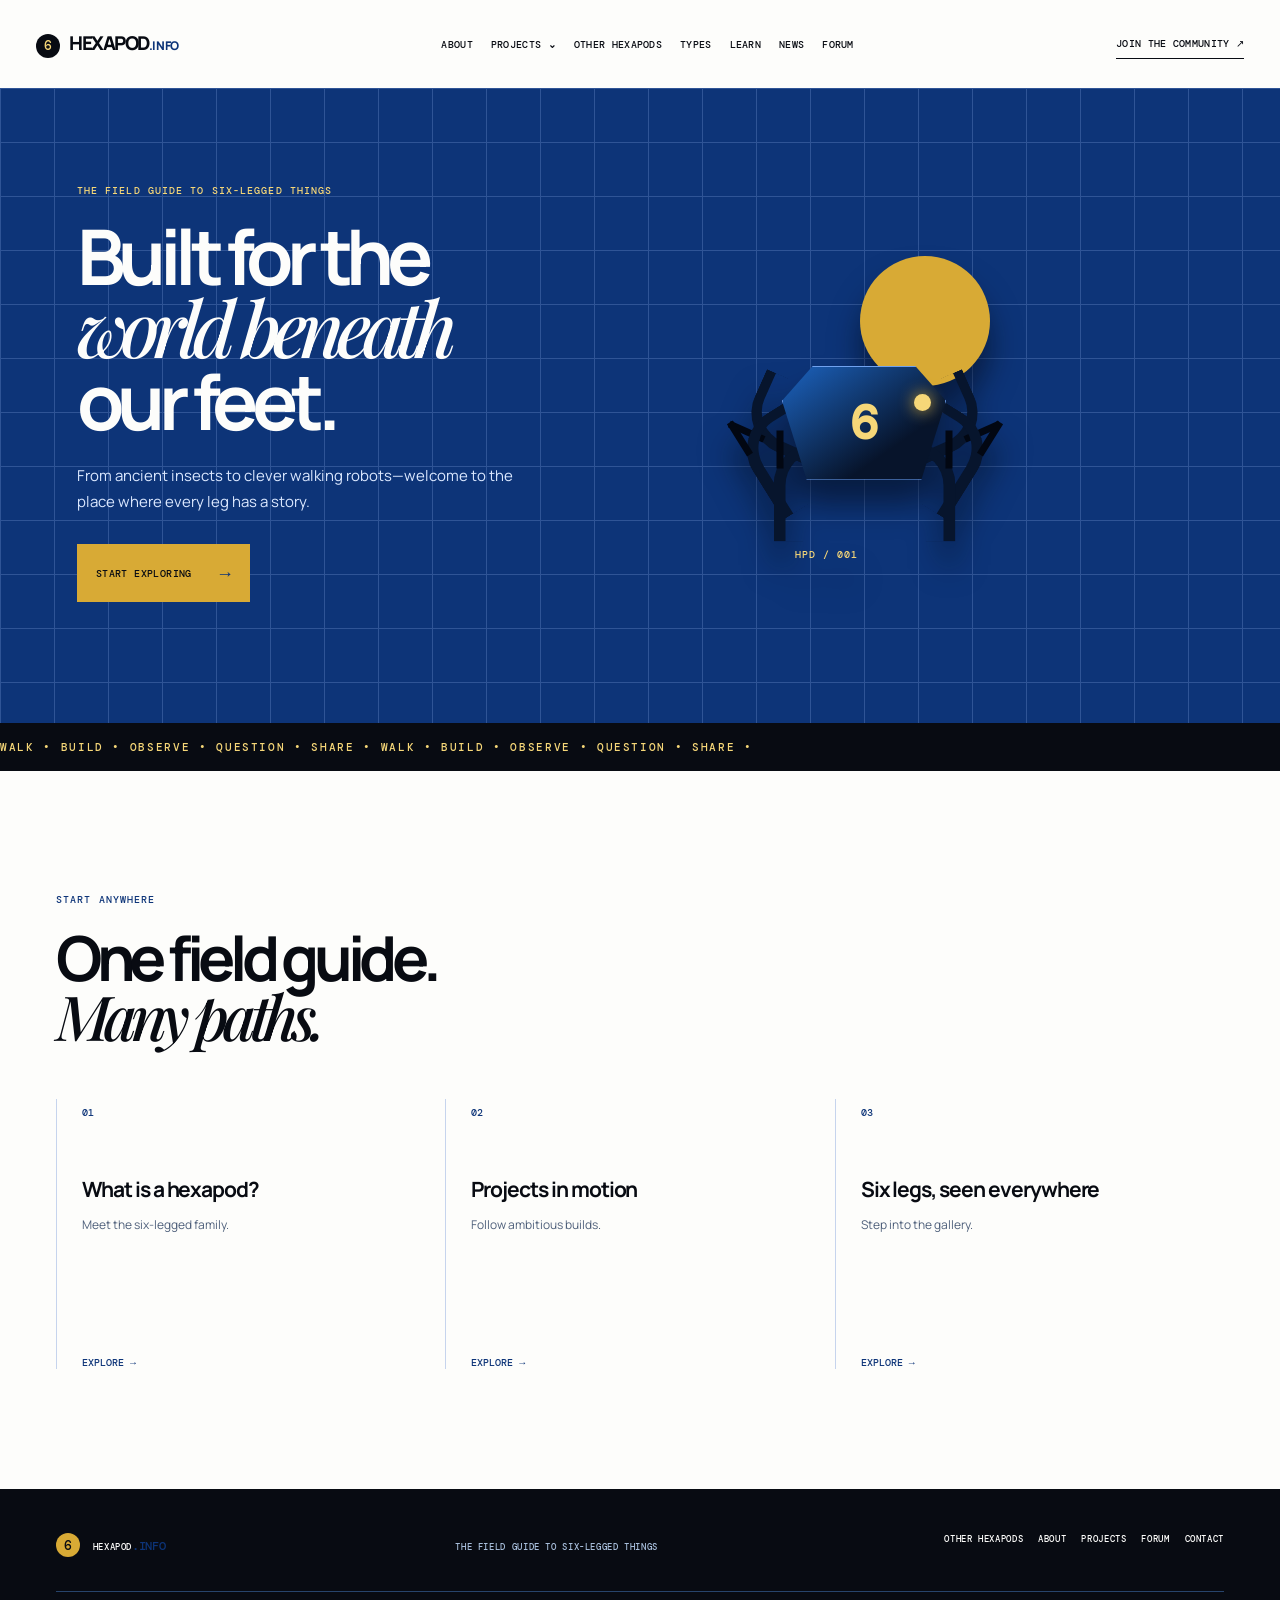
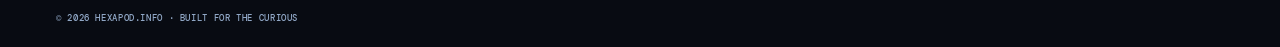
<file: index.html>
<!doctype html><html lang="en"><head><meta charset="utf-8"><meta name="viewport" content="width=device-width,initial-scale=1"><meta name="description" content="A field guide to living and robotic hexapods."><title>Hexapod.info — Home</title><link rel="preconnect" href="https://fonts.googleapis.com"><link rel="preconnect" href="https://fonts.gstatic.com" crossorigin><link href="https://fonts.googleapis.com/css2?family=DM+Mono:wght@400;500&family=Manrope:wght@400;500;600;700;800&family=Playfair+Display:ital,wght@0,500;1,500&display=swap" rel="stylesheet"><link rel="stylesheet" href="styles.css"></head><body>
<header class="site-header"><a class="brand" href="index.html"><span>6</span> HEXAPOD<span class="dot">.INFO</span></a><nav><a href="about.html">About</a><div class="dropdown"><button>Projects <b>⌄</b></button><div class="drop-content"><a href="project-scout.html">Scout walker</a><a href="project-horizon.html">Horizon research</a><a href="project-hexakit.html">HexaKit build</a></div></div><a href="other-hexapods.html">Other hexapods</a><a href="types.html">Types</a><a href="learn.html">Learn</a><a href="news.html">News</a><a href="forum.html">Forum</a></nav><a class="directory-shortcut" href="other-hexapods.html">Other hexapods</a><a class="contribute" href="forum.html">Join the community ↗</a></header>
<main><section class="home-hero"><div class="hero-copy"><p class="kicker">THE FIELD GUIDE TO SIX-LEGGED THINGS</p><h1>Built for the<br><i>world beneath</i><br>our feet.</h1><p>From ancient insects to clever walking robots—welcome to the place where every leg has a story.</p><a class="button" href="learn.html">Start exploring <span>→</span></a></div><div class="hero-art"><div class="sun"></div><div class="hex-body">6</div><i class="leg a"></i><i class="leg b"></i><i class="leg c"></i><i class="leg d"></i><i class="leg e"></i><i class="leg f"></i><span class="eye"></span><small>HPD / 001</small></div></section><section class="marquee">WALK • BUILD • OBSERVE • QUESTION • SHARE • WALK • BUILD • OBSERVE • QUESTION • SHARE •</section>
<section class="wrap page-intro"><p class="kicker">START ANYWHERE</p><h2>One field guide.<br><i>Many paths.</i></h2><div class="feature-grid"><a href="about.html"><b>01</b><h3>What is a hexapod?</h3><p>Meet the six-legged family.</p><span>Explore →</span></a><a href="projects.html"><b>02</b><h3>Projects in motion</h3><p>Follow ambitious builds.</p><span>Explore →</span></a><a href="gallery.html"><b>03</b><h3>Six legs, seen everywhere</h3><p>Step into the gallery.</p><span>Explore →</span></a></div></section></main>
<footer><div class="wrap foot"><a class="brand" href="index.html"><span>6</span> HEXAPOD<span class="dot">.INFO</span></a><p>THE FIELD GUIDE TO SIX-LEGGED THINGS</p><div><a href="other-hexapods.html">Other hexapods</a><a href="about.html">About</a><a href="projects.html">Projects</a><a href="forum.html">Forum</a><a href="mailto:hello@hexapod.info">Contact</a></div><small>© 2026 HEXAPOD.INFO · BUILT FOR THE CURIOUS</small></div></footer></body></html>
</file>
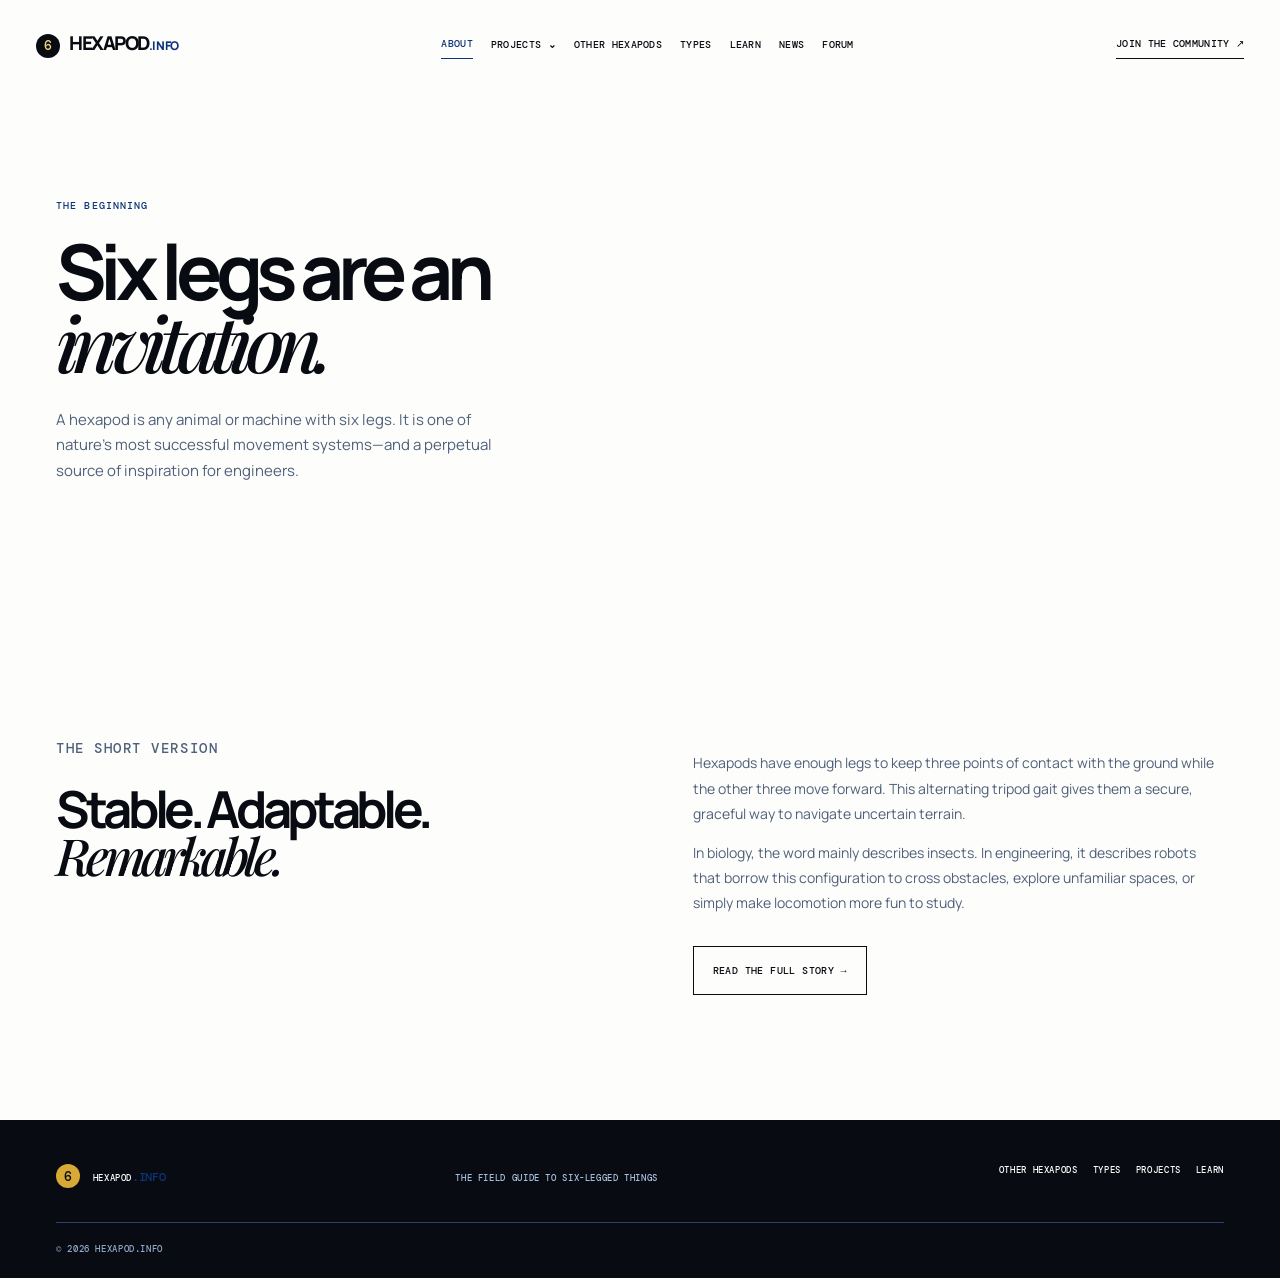
<file: about.html>
<!doctype html><html lang="en"><head><meta charset="utf-8"><meta name="viewport" content="width=device-width,initial-scale=1"><title>About Hexapods — Hexapod.info</title><link rel="preconnect" href="https://fonts.googleapis.com"><link rel="preconnect" href="https://fonts.gstatic.com" crossorigin><link href="https://fonts.googleapis.com/css2?family=DM+Mono:wght@400;500&family=Manrope:wght@400;500;600;700;800&family=Playfair+Display:ital,wght@0,500;1,500&display=swap" rel="stylesheet"><link rel="stylesheet" href="styles.css"></head><body>
<header class="site-header"><a class="brand" href="index.html"><span>6</span> HEXAPOD<span class="dot">.INFO</span></a><nav><a class="active" href="about.html">About</a><div class="dropdown"><button>Projects <b>⌄</b></button><div class="drop-content"><a href="project-scout.html">Scout walker</a><a href="project-horizon.html">Horizon research</a><a href="project-hexakit.html">HexaKit build</a></div></div><a href="other-hexapods.html">Other hexapods</a><a href="types.html">Types</a><a href="learn.html">Learn</a><a href="news.html">News</a><a href="forum.html">Forum</a></nav><a class="directory-shortcut" href="other-hexapods.html">Other hexapods</a><a class="contribute" href="forum.html">Join the community ↗</a></header>
<main class="wrap"><section class="page-hero"><p class="kicker">THE BEGINNING</p><h1>Six legs are an<br><i>invitation.</i></h1><p class="lead">A hexapod is any animal or machine with six legs. It is one of nature’s most successful movement systems—and a perpetual source of inspiration for engineers.</p></section><section class="reading"><div><p class="kicker">THE SHORT VERSION</p><h2>Stable. Adaptable.<br><i>Remarkable.</i></h2></div><div><p>Hexapods have enough legs to keep three points of contact with the ground while the other three move forward. This alternating tripod gait gives them a secure, graceful way to navigate uncertain terrain.</p><p>In biology, the word mainly describes insects. In engineering, it describes robots that borrow this configuration to cross obstacles, explore unfamiliar spaces, or simply make locomotion more fun to study.</p><a class="button outline" href="story.html">Read the full story →</a></div></section></main><footer><div class="wrap foot"><a class="brand" href="index.html"><span>6</span> HEXAPOD<span class="dot">.INFO</span></a><p>THE FIELD GUIDE TO SIX-LEGGED THINGS</p><div><a href="other-hexapods.html">Other hexapods</a><a href="types.html">Types</a><a href="projects.html">Projects</a><a href="learn.html">Learn</a></div><small>© 2026 HEXAPOD.INFO</small></div></footer></body></html>
</file>
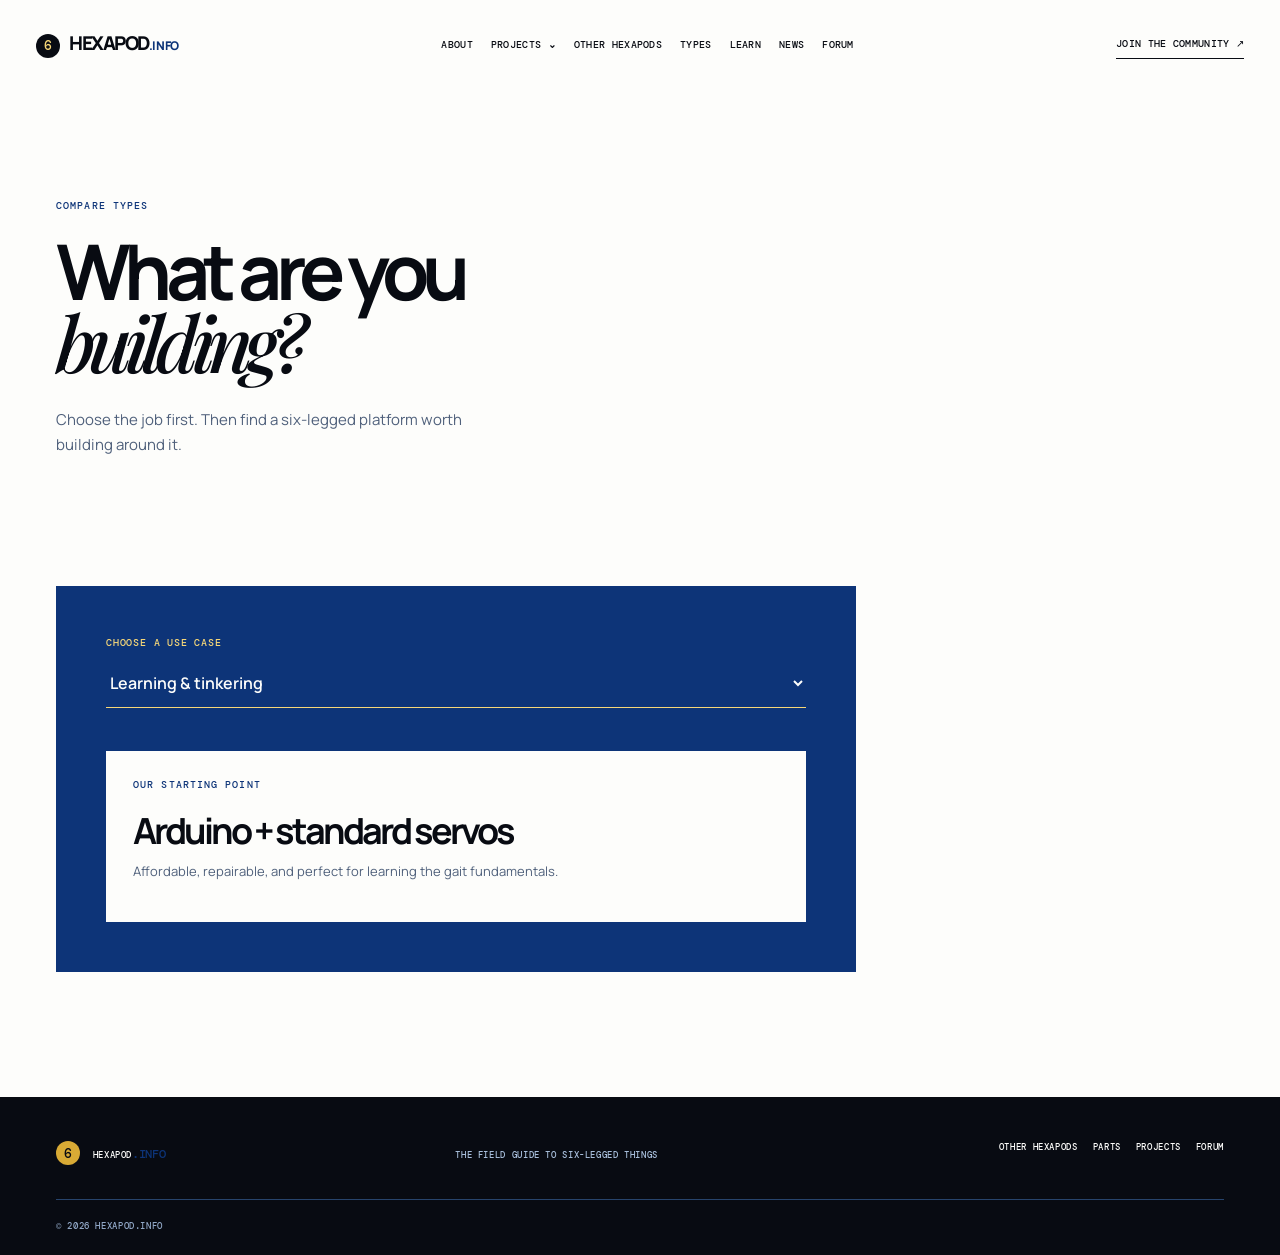
<file: compare.html>
<!doctype html><html lang="en"><head><meta charset="utf-8"><meta name="viewport" content="width=device-width,initial-scale=1"><title>Compare Hexapod Types — Hexapod.info</title><link rel="preconnect" href="https://fonts.googleapis.com"><link rel="preconnect" href="https://fonts.gstatic.com" crossorigin><link href="https://fonts.googleapis.com/css2?family=DM+Mono:wght@400;500&family=Manrope:wght@400;500;600;700;800&family=Playfair+Display:ital,wght@0,500;1,500&display=swap" rel="stylesheet"><link rel="stylesheet" href="styles.css"></head><body><header class="site-header"><a class="brand" href="index.html"><span>6</span> HEXAPOD<span class="dot">.INFO</span></a><nav><a href="about.html">About</a><div class="dropdown"><button>Projects <b>⌄</b></button><div class="drop-content"><a href="project-scout.html">Scout walker</a><a href="project-horizon.html">Horizon research</a><a href="project-hexakit.html">HexaKit build</a></div></div><a href="other-hexapods.html">Other hexapods</a><a href="types.html">Types</a><a href="learn.html">Learn</a><a href="news.html">News</a><a href="forum.html">Forum</a></nav><a class="directory-shortcut" href="other-hexapods.html">Other hexapods</a><a class="contribute" href="forum.html">Join the community ↗</a></header><main class="wrap"><section class="page-hero"><p class="kicker">COMPARE TYPES</p><h1>What are you<br><i>building?</i></h1><p class="lead">Choose the job first. Then find a six-legged platform worth building around it.</p></section><section class="comparison"><label>Choose a use case<select id="useCase"><option value="learning">Learning &amp; tinkering</option><option value="research">Research &amp; autonomy</option><option value="field">Outdoor exploration</option></select></label><div class="result"><p class="kicker">OUR STARTING POINT</p><h2 id="recommendation">Arduino + standard servos</h2><p id="recText">Affordable, repairable, and perfect for learning the gait fundamentals.</p></div></section></main><footer><div class="wrap foot"><a class="brand" href="index.html"><span>6</span> HEXAPOD<span class="dot">.INFO</span></a><p>THE FIELD GUIDE TO SIX-LEGGED THINGS</p><div><a href="other-hexapods.html">Other hexapods</a><a href="parts.html">Parts</a><a href="projects.html">Projects</a><a href="forum.html">Forum</a></div><small>© 2026 HEXAPOD.INFO</small></div></footer><script src="app.js"></script></body></html>
</file>
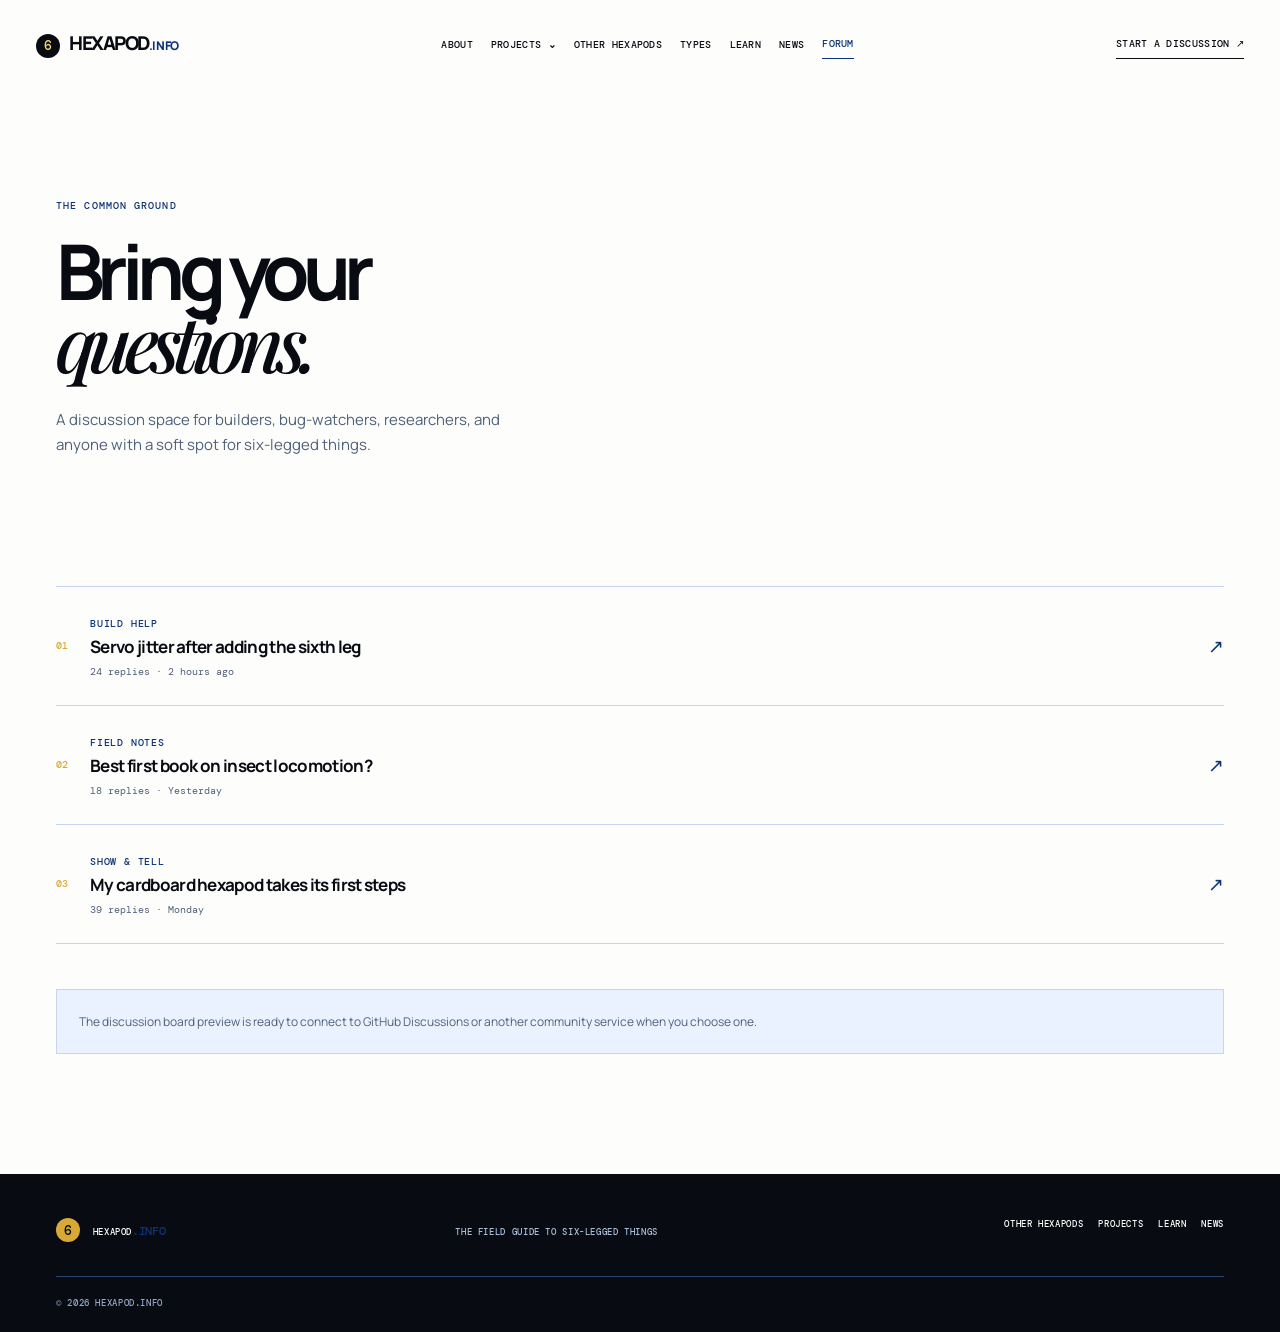
<file: forum.html>
<!doctype html><html lang="en"><head><meta charset="utf-8"><meta name="viewport" content="width=device-width,initial-scale=1"><title>Discussion Board — Hexapod.info</title><link rel="preconnect" href="https://fonts.googleapis.com"><link rel="preconnect" href="https://fonts.gstatic.com" crossorigin><link href="https://fonts.googleapis.com/css2?family=DM+Mono:wght@400;500&family=Manrope:wght@400;500;600;700;800&family=Playfair+Display:ital,wght@0,500;1,500&display=swap" rel="stylesheet"><link rel="stylesheet" href="styles.css"></head><body><header class="site-header"><a class="brand" href="index.html"><span>6</span> HEXAPOD<span class="dot">.INFO</span></a><nav><a href="about.html">About</a><div class="dropdown"><button>Projects <b>⌄</b></button><div class="drop-content"><a href="project-scout.html">Scout walker</a><a href="project-horizon.html">Horizon research</a><a href="project-hexakit.html">HexaKit build</a></div></div><a href="other-hexapods.html">Other hexapods</a><a href="types.html">Types</a><a href="learn.html">Learn</a><a href="news.html">News</a><a class="active" href="forum.html">Forum</a></nav><a class="directory-shortcut" href="other-hexapods.html">Other hexapods</a><a class="contribute" href="mailto:hello@hexapod.info">Start a discussion ↗</a></header><main class="wrap"><section class="page-hero"><p class="kicker">THE COMMON GROUND</p><h1>Bring your<br><i>questions.</i></h1><p class="lead">A discussion space for builders, bug-watchers, researchers, and anyone with a soft spot for six-legged things.</p></section><section class="topics"><article><b>01</b><div><p>BUILD HELP</p><h3>Servo jitter after adding the sixth leg</h3><small>24 replies · 2 hours ago</small></div><span>↗</span></article><article><b>02</b><div><p>FIELD NOTES</p><h3>Best first book on insect locomotion?</h3><small>18 replies · Yesterday</small></div><span>↗</span></article><article><b>03</b><div><p>SHOW &amp; TELL</p><h3>My cardboard hexapod takes its first steps</h3><small>39 replies · Monday</small></div><span>↗</span></article></section><p class="notice">The discussion board preview is ready to connect to GitHub Discussions or another community service when you choose one.</p></main><footer><div class="wrap foot"><a class="brand" href="index.html"><span>6</span> HEXAPOD<span class="dot">.INFO</span></a><p>THE FIELD GUIDE TO SIX-LEGGED THINGS</p><div><a href="other-hexapods.html">Other hexapods</a><a href="projects.html">Projects</a><a href="learn.html">Learn</a><a href="news.html">News</a></div><small>© 2026 HEXAPOD.INFO</small></div></footer></body></html>
</file>
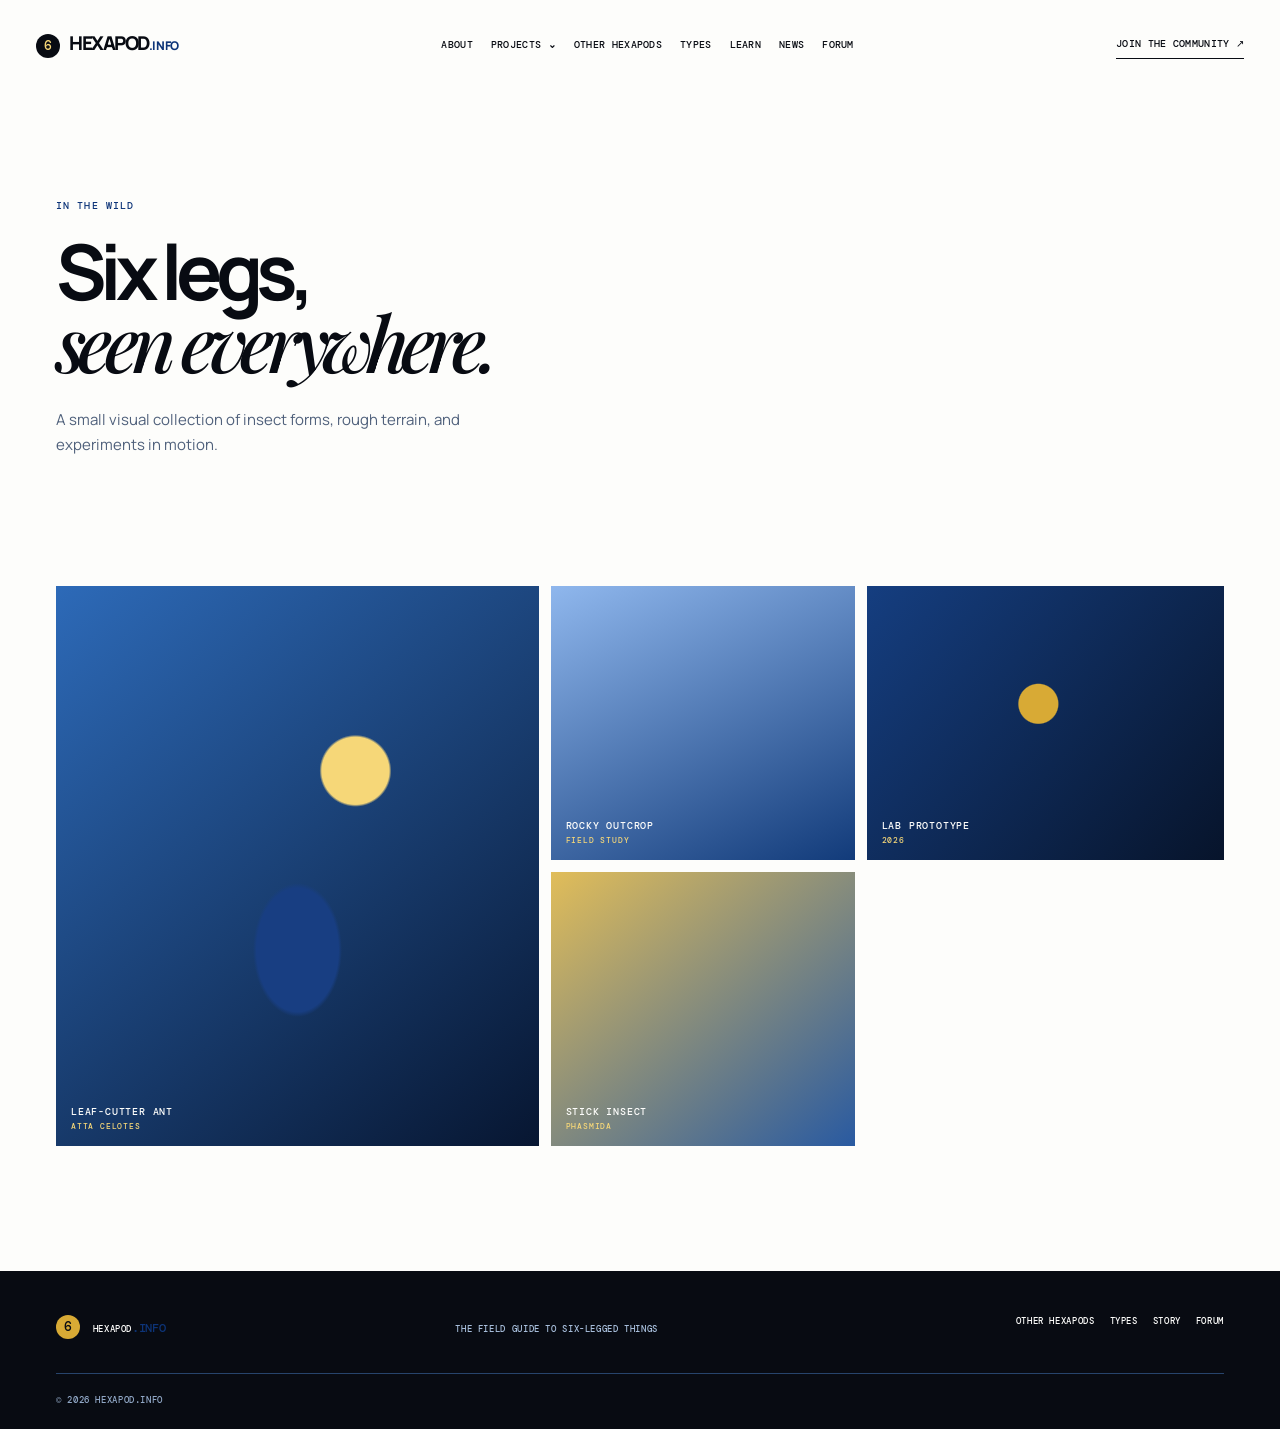
<file: gallery.html>
<!doctype html><html lang="en"><head><meta charset="utf-8"><meta name="viewport" content="width=device-width,initial-scale=1"><title>Gallery — Hexapod.info</title><link rel="preconnect" href="https://fonts.googleapis.com"><link rel="preconnect" href="https://fonts.gstatic.com" crossorigin><link href="https://fonts.googleapis.com/css2?family=DM+Mono:wght@400;500&family=Manrope:wght@400;500;600;700;800&family=Playfair+Display:ital,wght@0,500;1,500&display=swap" rel="stylesheet"><link rel="stylesheet" href="styles.css"></head><body><header class="site-header"><a class="brand" href="index.html"><span>6</span> HEXAPOD<span class="dot">.INFO</span></a><nav><a href="about.html">About</a><div class="dropdown"><button>Projects <b>⌄</b></button><div class="drop-content"><a href="project-scout.html">Scout walker</a><a href="project-horizon.html">Horizon research</a><a href="project-hexakit.html">HexaKit build</a></div></div><a href="other-hexapods.html">Other hexapods</a><a href="types.html">Types</a><a href="learn.html">Learn</a><a href="news.html">News</a><a href="forum.html">Forum</a></nav><a class="directory-shortcut" href="other-hexapods.html">Other hexapods</a><a class="contribute" href="forum.html">Join the community ↗</a></header><main class="wrap"><section class="page-hero"><p class="kicker">IN THE WILD</p><h1>Six legs,<br><i>seen everywhere.</i></h1><p class="lead">A small visual collection of insect forms, rough terrain, and experiments in motion.</p></section><section class="gallery-grid"><div class="g1"><span>LEAF-CUTTER ANT<br><small>ATTA CELOTES</small></span></div><div class="g2"><span>ROCKY OUTCROP<br><small>FIELD STUDY</small></span></div><div class="g3"><span>LAB PROTOTYPE<br><small>2026</small></span></div><div class="g4"><span>STICK INSECT<br><small>PHASMIDA</small></span></div></section></main><footer><div class="wrap foot"><a class="brand" href="index.html"><span>6</span> HEXAPOD<span class="dot">.INFO</span></a><p>THE FIELD GUIDE TO SIX-LEGGED THINGS</p><div><a href="other-hexapods.html">Other hexapods</a><a href="types.html">Types</a><a href="story.html">Story</a><a href="forum.html">Forum</a></div><small>© 2026 HEXAPOD.INFO</small></div></footer></body></html>
</file>
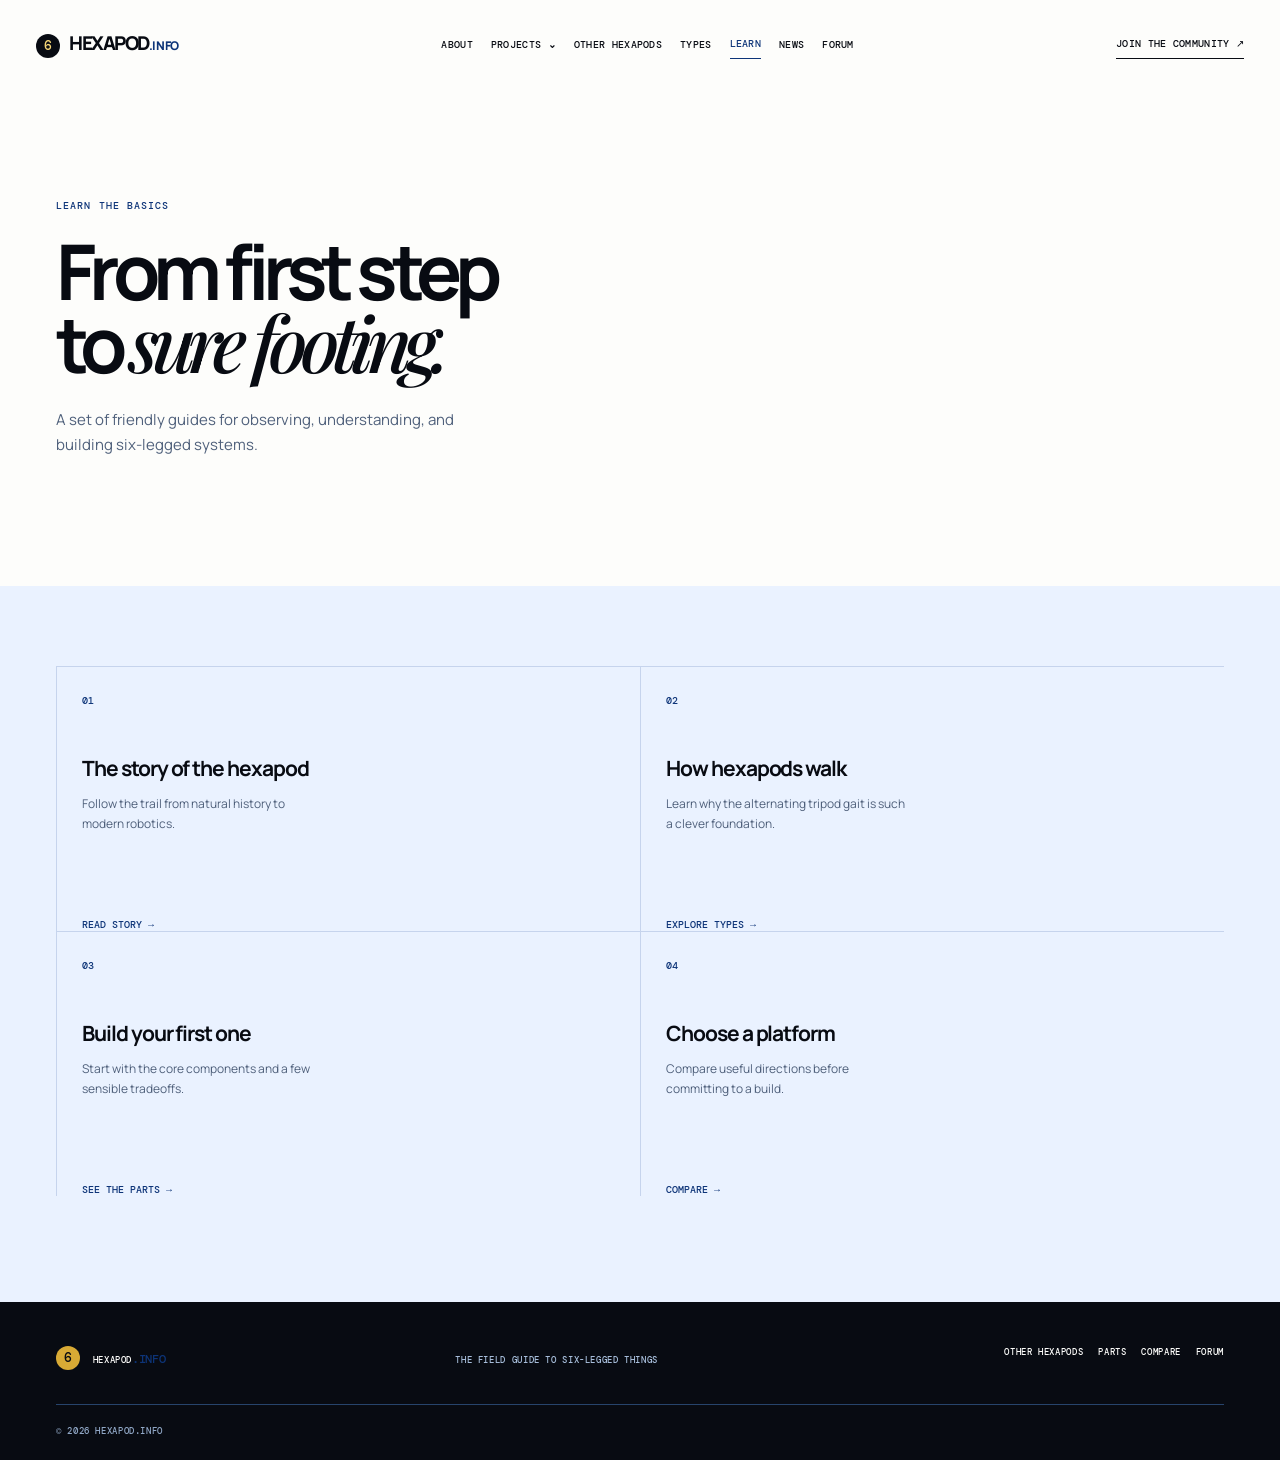
<file: learn.html>
<!doctype html><html lang="en"><head><meta charset="utf-8"><meta name="viewport" content="width=device-width,initial-scale=1"><title>Learn — Hexapod.info</title><link rel="preconnect" href="https://fonts.googleapis.com"><link rel="preconnect" href="https://fonts.gstatic.com" crossorigin><link href="https://fonts.googleapis.com/css2?family=DM+Mono:wght@400;500&family=Manrope:wght@400;500;600;700;800&family=Playfair+Display:ital,wght@0,500;1,500&display=swap" rel="stylesheet"><link rel="stylesheet" href="styles.css"></head><body><header class="site-header"><a class="brand" href="index.html"><span>6</span> HEXAPOD<span class="dot">.INFO</span></a><nav><a href="about.html">About</a><div class="dropdown"><button>Projects <b>⌄</b></button><div class="drop-content"><a href="project-scout.html">Scout walker</a><a href="project-horizon.html">Horizon research</a><a href="project-hexakit.html">HexaKit build</a></div></div><a href="other-hexapods.html">Other hexapods</a><a href="types.html">Types</a><a class="active" href="learn.html">Learn</a><a href="news.html">News</a><a href="forum.html">Forum</a></nav><a class="directory-shortcut" href="other-hexapods.html">Other hexapods</a><a class="contribute" href="forum.html">Join the community ↗</a></header><main><section class="wrap page-hero"><p class="kicker">LEARN THE BASICS</p><h1>From first step<br>to <i>sure footing.</i></h1><p class="lead">A set of friendly guides for observing, understanding, and building six-legged systems.</p></section><section class="learn-page"><div class="wrap guide-grid"><a href="story.html"><b>01</b><h3>The story of the hexapod</h3><p>Follow the trail from natural history to modern robotics.</p><span>Read story →</span></a><a href="types.html"><b>02</b><h3>How hexapods walk</h3><p>Learn why the alternating tripod gait is such a clever foundation.</p><span>Explore types →</span></a><a href="parts.html"><b>03</b><h3>Build your first one</h3><p>Start with the core components and a few sensible tradeoffs.</p><span>See the parts →</span></a><a href="compare.html"><b>04</b><h3>Choose a platform</h3><p>Compare useful directions before committing to a build.</p><span>Compare →</span></a></div></section></main><footer><div class="wrap foot"><a class="brand" href="index.html"><span>6</span> HEXAPOD<span class="dot">.INFO</span></a><p>THE FIELD GUIDE TO SIX-LEGGED THINGS</p><div><a href="other-hexapods.html">Other hexapods</a><a href="parts.html">Parts</a><a href="compare.html">Compare</a><a href="forum.html">Forum</a></div><small>© 2026 HEXAPOD.INFO</small></div></footer></body></html>
</file>
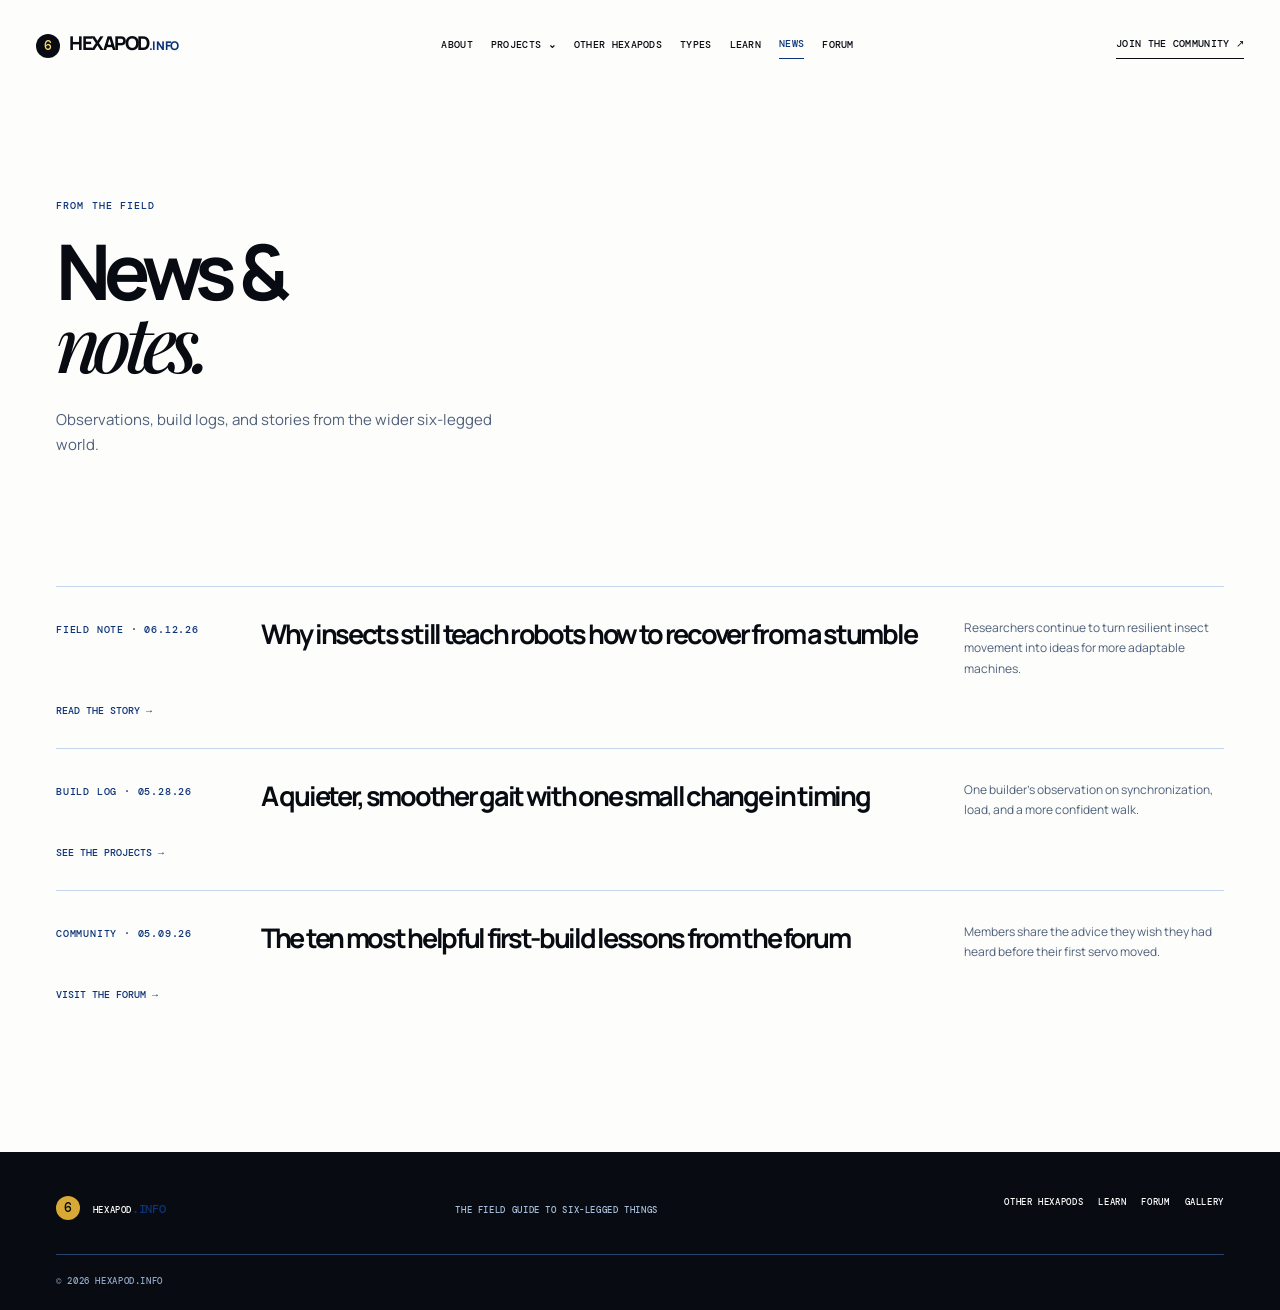
<file: news.html>
<!doctype html><html lang="en"><head><meta charset="utf-8"><meta name="viewport" content="width=device-width,initial-scale=1"><title>News — Hexapod.info</title><link rel="preconnect" href="https://fonts.googleapis.com"><link rel="preconnect" href="https://fonts.gstatic.com" crossorigin><link href="https://fonts.googleapis.com/css2?family=DM+Mono:wght@400;500&family=Manrope:wght@400;500;600;700;800&family=Playfair+Display:ital,wght@0,500;1,500&display=swap" rel="stylesheet"><link rel="stylesheet" href="styles.css"></head><body><header class="site-header"><a class="brand" href="index.html"><span>6</span> HEXAPOD<span class="dot">.INFO</span></a><nav><a href="about.html">About</a><div class="dropdown"><button>Projects <b>⌄</b></button><div class="drop-content"><a href="project-scout.html">Scout walker</a><a href="project-horizon.html">Horizon research</a><a href="project-hexakit.html">HexaKit build</a></div></div><a href="other-hexapods.html">Other hexapods</a><a href="types.html">Types</a><a href="learn.html">Learn</a><a class="active" href="news.html">News</a><a href="forum.html">Forum</a></nav><a class="directory-shortcut" href="other-hexapods.html">Other hexapods</a><a class="contribute" href="forum.html">Join the community ↗</a></header><main class="wrap"><section class="page-hero"><p class="kicker">FROM THE FIELD</p><h1>News &amp;<br><i>notes.</i></h1><p class="lead">Observations, build logs, and stories from the wider six-legged world.</p></section><section class="news-list"><article><p>FIELD NOTE · 06.12.26</p><h2>Why insects still teach robots how to recover from a stumble</h2><p>Researchers continue to turn resilient insect movement into ideas for more adaptable machines.</p><a href="story.html">Read the story →</a></article><article><p>BUILD LOG · 05.28.26</p><h2>A quieter, smoother gait with one small change in timing</h2><p>One builder’s observation on synchronization, load, and a more confident walk.</p><a href="projects.html">See the projects →</a></article><article><p>COMMUNITY · 05.09.26</p><h2>The ten most helpful first-build lessons from the forum</h2><p>Members share the advice they wish they had heard before their first servo moved.</p><a href="forum.html">Visit the forum →</a></article></section></main><footer><div class="wrap foot"><a class="brand" href="index.html"><span>6</span> HEXAPOD<span class="dot">.INFO</span></a><p>THE FIELD GUIDE TO SIX-LEGGED THINGS</p><div><a href="other-hexapods.html">Other hexapods</a><a href="learn.html">Learn</a><a href="forum.html">Forum</a><a href="gallery.html">Gallery</a></div><small>© 2026 HEXAPOD.INFO</small></div></footer></body></html>
</file>
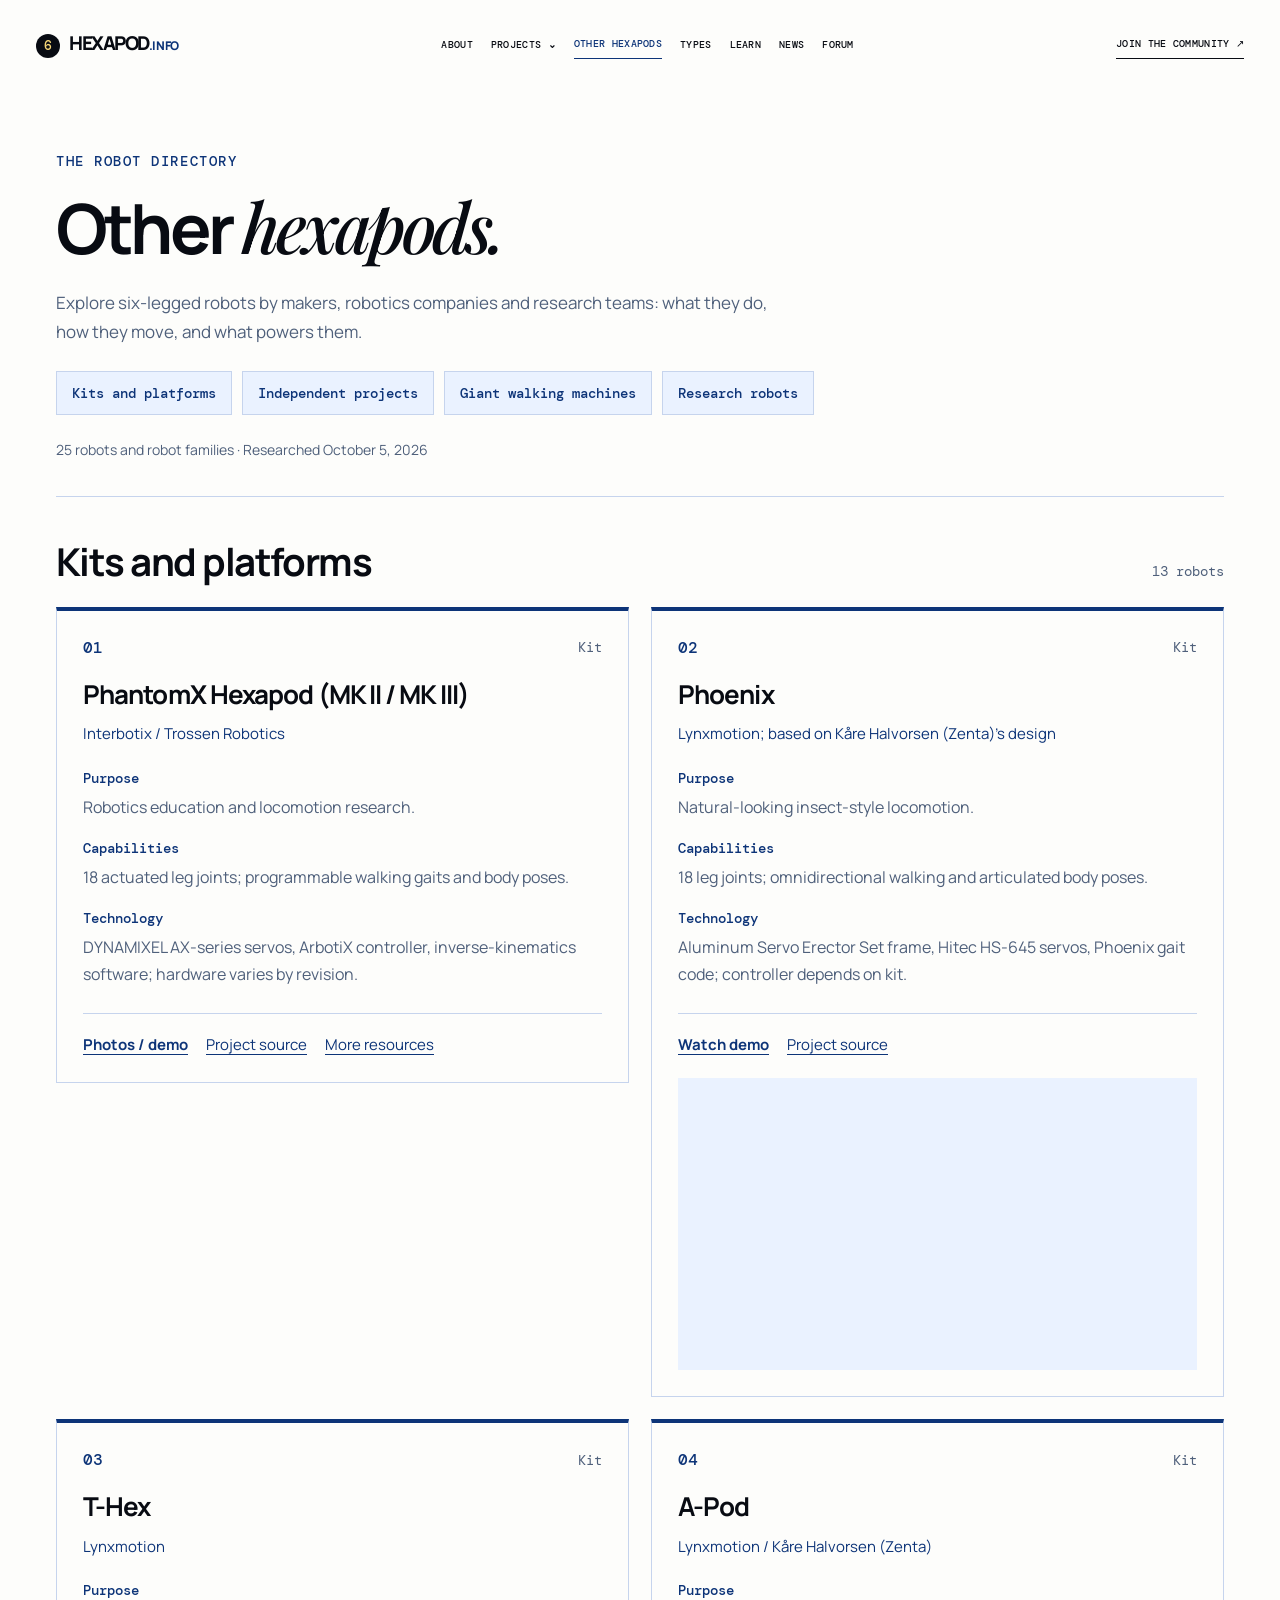
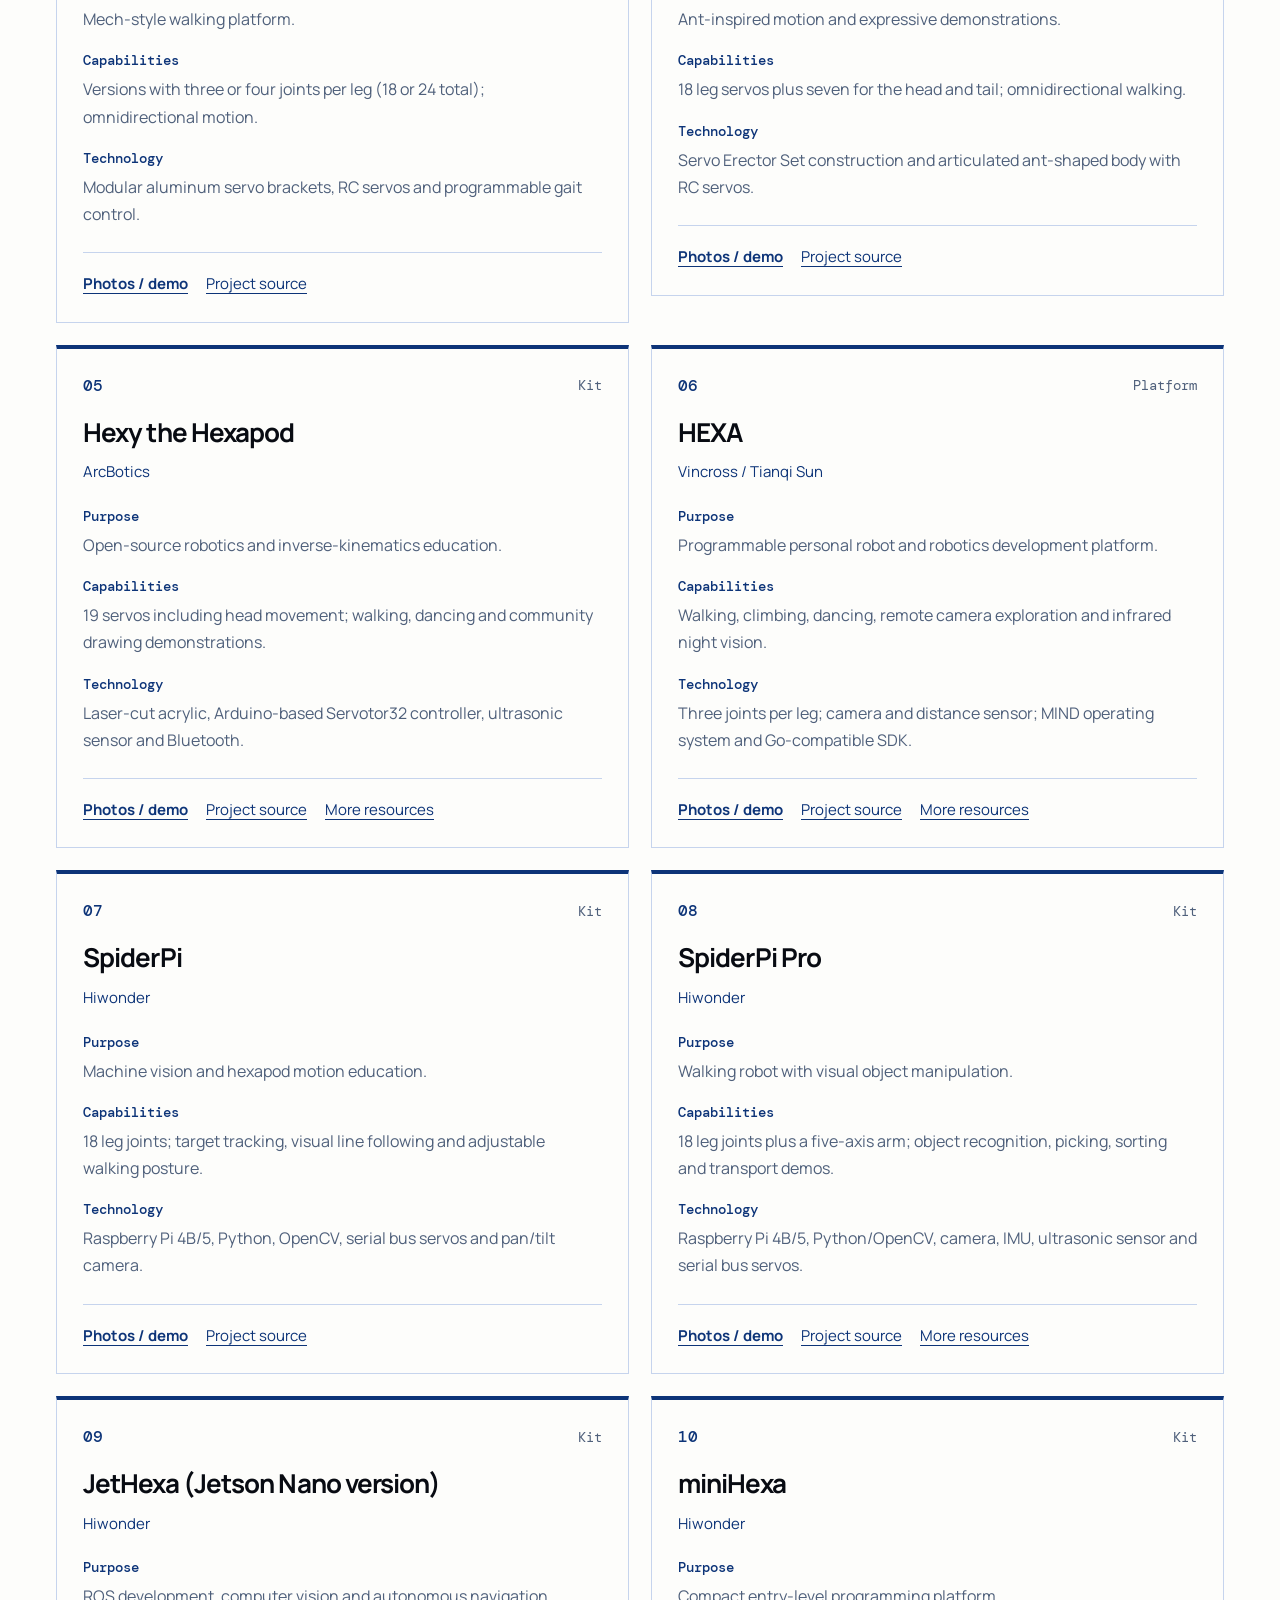
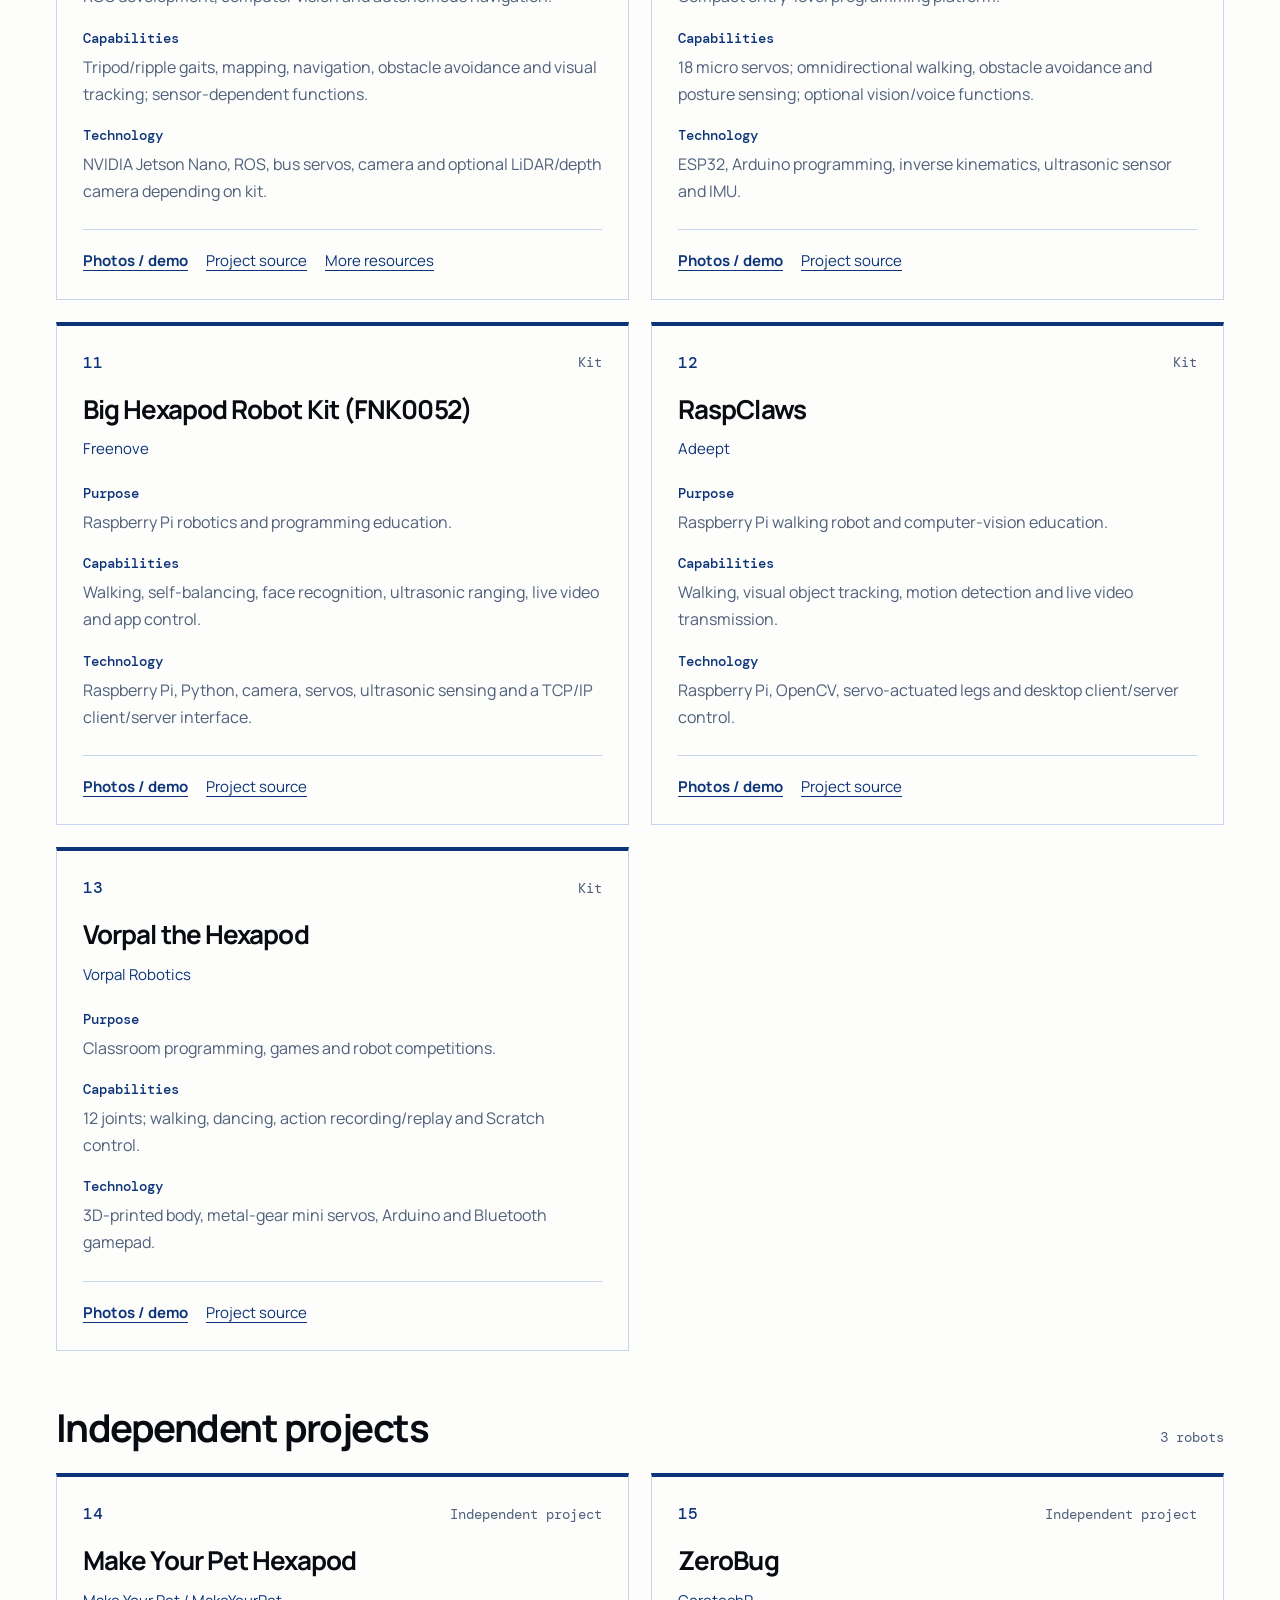
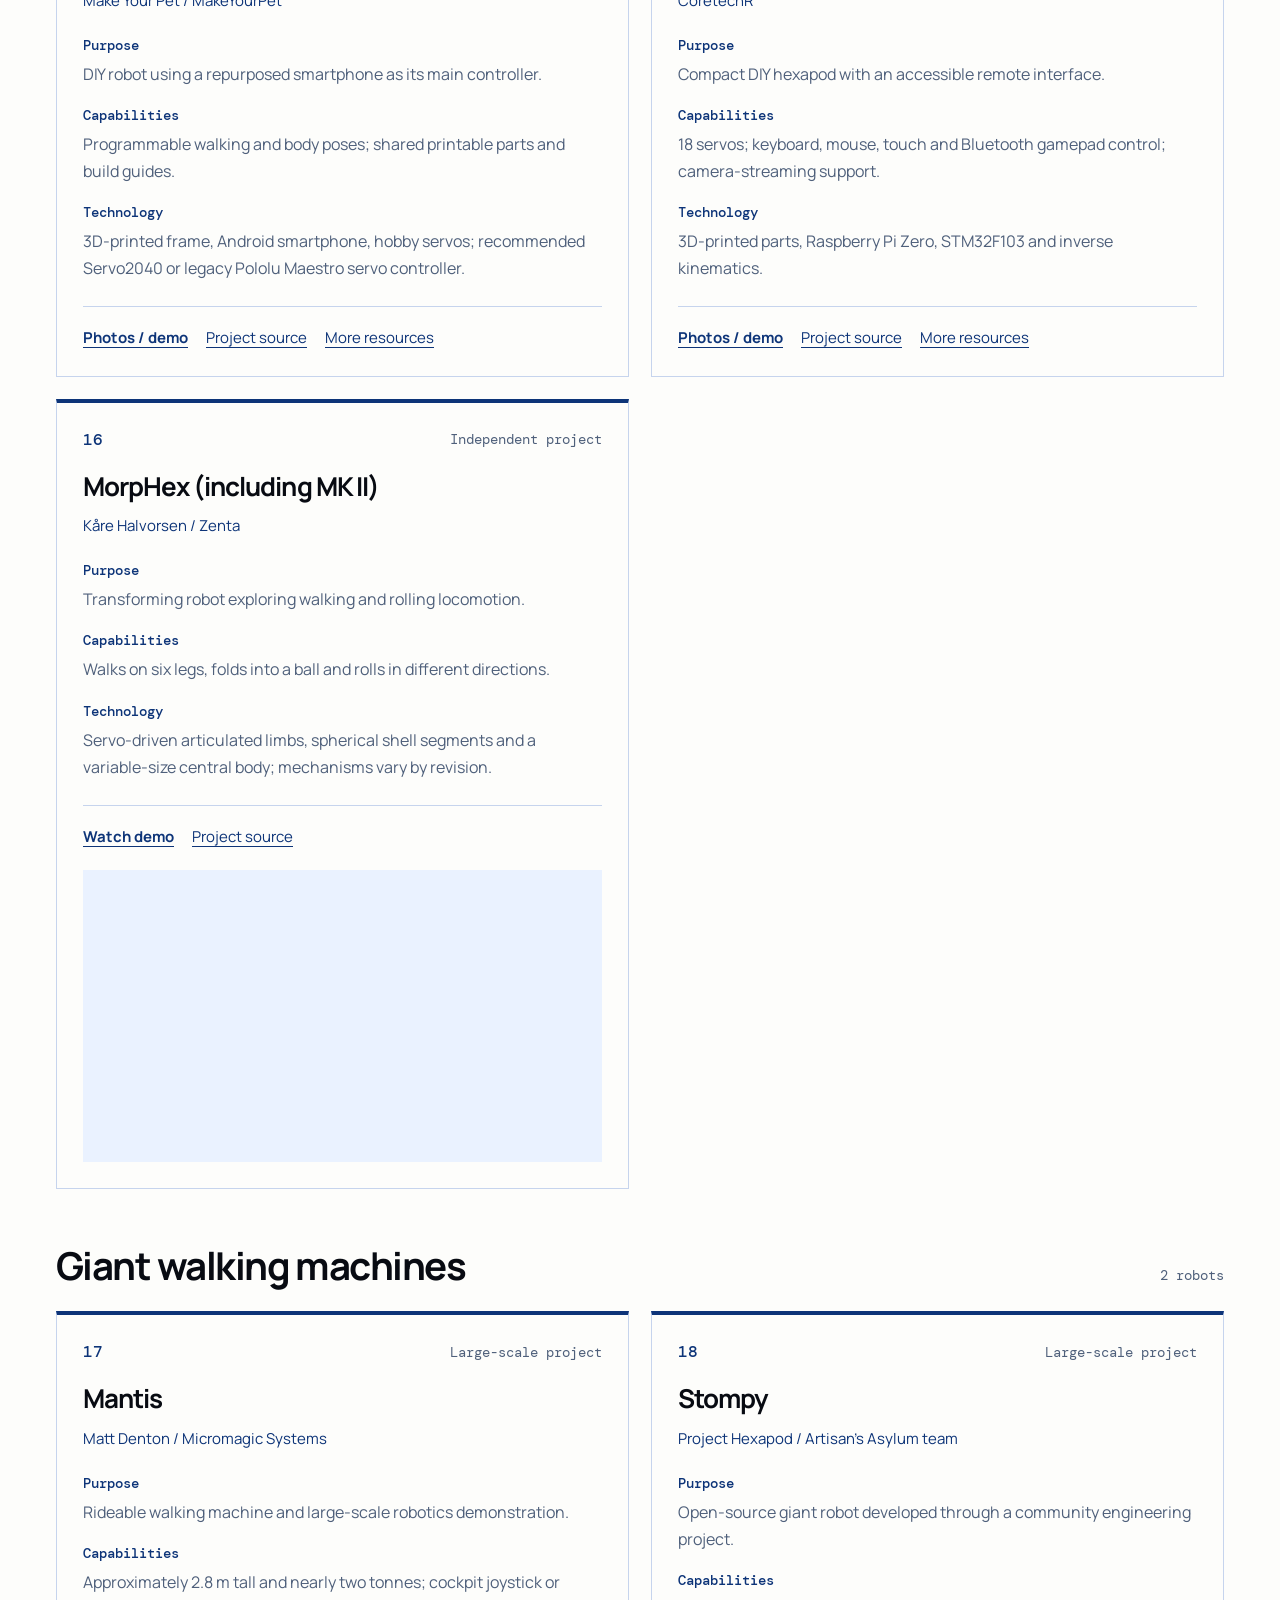
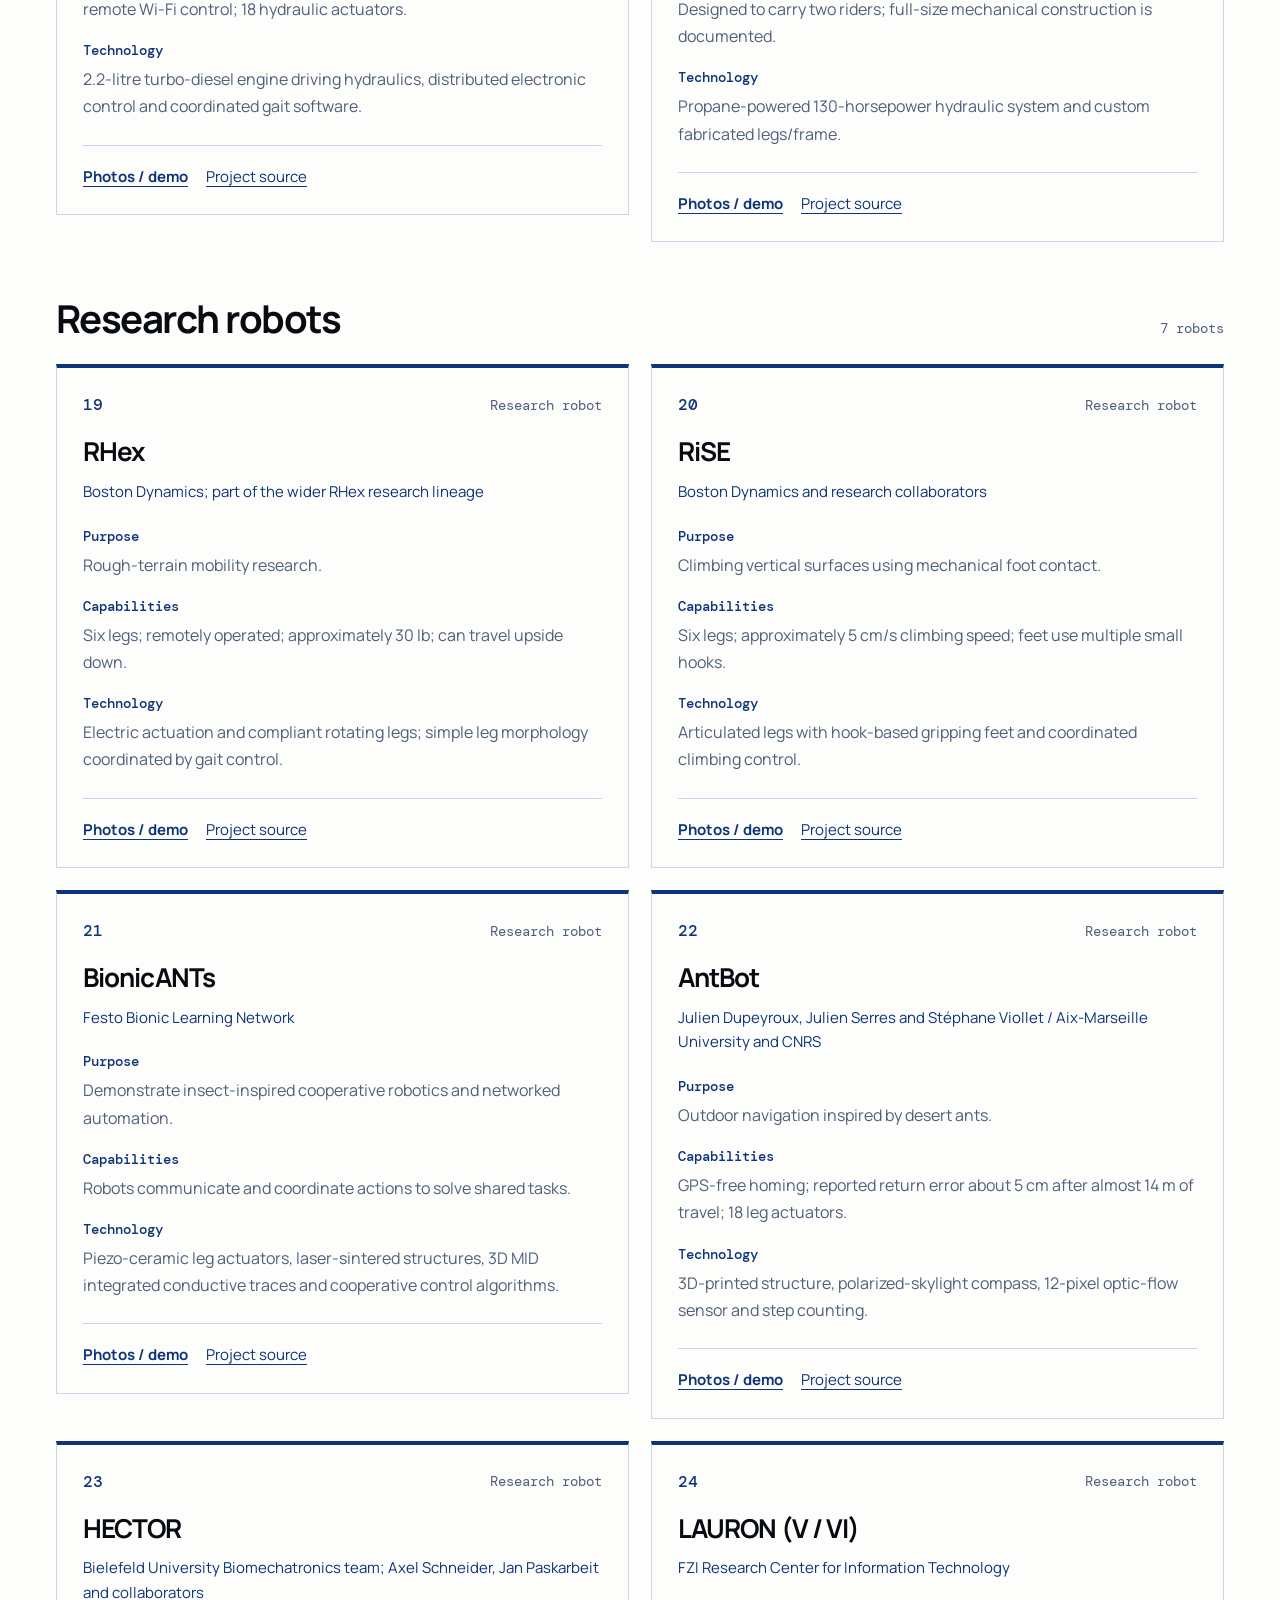
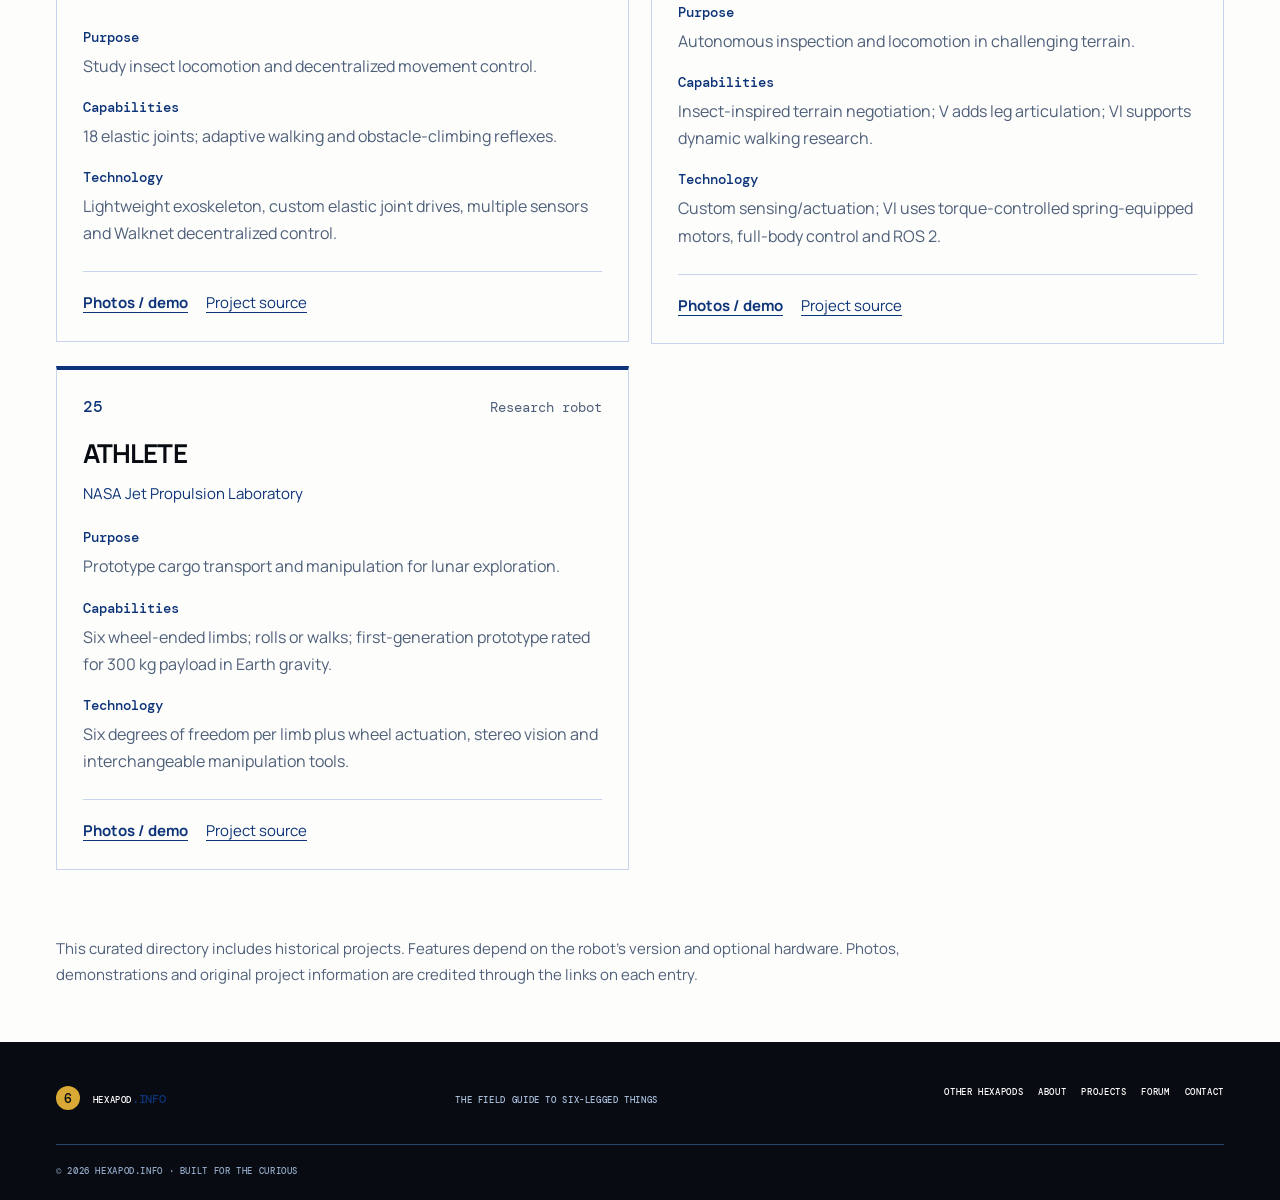
<file: other-hexapods.html>
<!doctype html>
<html lang="en"><head>
<meta charset="utf-8"><meta name="viewport" content="width=device-width,initial-scale=1">
<title>Other Hexapods — Hexapod.info</title>
<meta name="description" content="Explore 25 hexapod robots by other creators, with their purpose, capabilities, technology, and links to photos, demos and original projects.">
<link rel="canonical" href="https://hexapod.info/other-hexapods.html">
<link rel="preconnect" href="https://fonts.googleapis.com"><link rel="preconnect" href="https://fonts.gstatic.com" crossorigin>
<link href="https://fonts.googleapis.com/css2?family=DM+Mono:wght@400;500&family=Manrope:wght@400;500;600;700;800&family=Playfair+Display:ital,wght@0,500;1,500&display=swap" rel="stylesheet"><link rel="stylesheet" href="styles.css">
</head><body class="directory-page"><a class="directory-skip" href="#directory">Skip to the robots</a>
<header class="site-header"><a class="brand" href="index.html"><span>6</span> HEXAPOD<span class="dot">.INFO</span></a><nav><a href="about.html">About</a><div class="dropdown"><button>Projects <b>⌄</b></button><div class="drop-content"><a href="project-scout.html">Scout walker</a><a href="project-horizon.html">Horizon research</a><a href="project-hexakit.html">HexaKit build</a></div></div><a href="other-hexapods.html" class="active" aria-current="page">Other hexapods</a><a href="types.html">Types</a><a href="learn.html">Learn</a><a href="news.html">News</a><a href="forum.html">Forum</a></nav><a class="directory-shortcut" href="other-hexapods.html">Other hexapods</a><a class="contribute" href="forum.html">Join the community ↗</a></header>
<main class="wrap" id="directory"><section class="directory-intro" aria-labelledby="directory-title"><p class="kicker">THE ROBOT DIRECTORY</p><h1 id="directory-title">Other <i>hexapods.</i></h1>
<p class="directory-lead">Explore six-legged robots by makers, robotics companies and research teams: what they do, how they move, and what powers them.</p>
<nav class="directory-jumps" aria-label="Robot categories"><a href="#kits">Kits and platforms</a><a href="#independent">Independent projects</a><a href="#giant">Giant walking machines</a><a href="#research">Research robots</a></nav>
<p class="directory-context">25 robots and robot families · Researched October 5, 2026</p></section>
<section class="directory-section" id="kits" aria-labelledby="kits-heading">
<div class="directory-section-heading"><h2 id="kits-heading">Kits and platforms</h2><span>13 robots</span></div><div class="robot-grid">
<article class="robot-card" id="robot-1" aria-labelledby="robot-1-name">
<div class="robot-card-heading"><span class="robot-number">01</span><span class="robot-category">Kit</span></div>
<h3 id="robot-1-name">PhantomX Hexapod (MK II / MK III)</h3><p class="robot-creator">Interbotix / Trossen Robotics</p>
<dl><dt>Purpose</dt><dd>Robotics education and locomotion research.</dd><dt>Capabilities</dt><dd>18 actuated leg joints; programmable walking gaits and body poses.</dd><dt>Technology</dt><dd>DYNAMIXEL AX-series servos, ArbotiX controller, inverse-kinematics software; hardware varies by revision.</dd></dl>
<div class="robot-links"><a href="https://community.robotshop.com/robots/show/interbotix-phantomx-hexapod" target="_blank" rel="noopener noreferrer" aria-label="View photos or demo of PhantomX Hexapod (MK II / MK III)">Photos / demo</a><a href="https://community.robotshop.com/robots/show/interbotix-phantomx-hexapod" target="_blank" rel="noopener noreferrer" aria-label="Read the source for PhantomX Hexapod (MK II / MK III)">Project source</a><a href="https://github.com/Interbotix/PhantomXHexapodExamples" target="_blank" rel="noopener noreferrer">More resources</a></div>

</article>
<article class="robot-card" id="robot-2" aria-labelledby="robot-2-name">
<div class="robot-card-heading"><span class="robot-number">02</span><span class="robot-category">Kit</span></div>
<h3 id="robot-2-name">Phoenix</h3><p class="robot-creator">Lynxmotion; based on Kåre Halvorsen (Zenta)&#39;s design</p>
<dl><dt>Purpose</dt><dd>Natural-looking insect-style locomotion.</dd><dt>Capabilities</dt><dd>18 leg joints; omnidirectional walking and articulated body poses.</dd><dt>Technology</dt><dd>Aluminum Servo Erector Set frame, Hitec HS-645 servos, Phoenix gait code; controller depends on kit.</dd></dl>
<div class="robot-links"><a href="https://www.youtube.com/watch?v=NcsRiO4buOE" target="_blank" rel="noopener noreferrer" aria-label="View photos or demo of Phoenix">Watch demo</a><a href="https://wiki.lynxmotion.com/info/wiki/lynxmotion/view/ses-v1/ses-v1-robots/ses-v1-3-4-dof-hexapods/phoenix/" target="_blank" rel="noopener noreferrer" aria-label="Read the source for Phoenix">Project source</a></div>
<div class="robot-video"><iframe loading="lazy" src="https://www.youtube-nocookie.com/embed/NcsRiO4buOE" title="Creator&#39;s walking demo" referrerpolicy="strict-origin-when-cross-origin" allow="accelerometer; autoplay; clipboard-write; encrypted-media; gyroscope; picture-in-picture; web-share" allowfullscreen></iframe></div>
</article>
<article class="robot-card" id="robot-3" aria-labelledby="robot-3-name">
<div class="robot-card-heading"><span class="robot-number">03</span><span class="robot-category">Kit</span></div>
<h3 id="robot-3-name">T-Hex</h3><p class="robot-creator">Lynxmotion</p>
<dl><dt>Purpose</dt><dd>Mech-style walking platform.</dd><dt>Capabilities</dt><dd>Versions with three or four joints per leg (18 or 24 total); omnidirectional motion.</dd><dt>Technology</dt><dd>Modular aluminum servo brackets, RC servos and programmable gait control.</dd></dl>
<div class="robot-links"><a href="https://www.lynxmotion.com/ses-v1-legged-robot/" target="_blank" rel="noopener noreferrer" aria-label="View photos or demo of T-Hex">Photos / demo</a><a href="https://www.lynxmotion.com/history-of-lynxmotion/" target="_blank" rel="noopener noreferrer" aria-label="Read the source for T-Hex">Project source</a></div>

</article>
<article class="robot-card" id="robot-4" aria-labelledby="robot-4-name">
<div class="robot-card-heading"><span class="robot-number">04</span><span class="robot-category">Kit</span></div>
<h3 id="robot-4-name">A-Pod</h3><p class="robot-creator">Lynxmotion / Kåre Halvorsen (Zenta)</p>
<dl><dt>Purpose</dt><dd>Ant-inspired motion and expressive demonstrations.</dd><dt>Capabilities</dt><dd>18 leg servos plus seven for the head and tail; omnidirectional walking.</dd><dt>Technology</dt><dd>Servo Erector Set construction and articulated ant-shaped body with RC servos.</dd></dl>
<div class="robot-links"><a href="https://www.lynxmotion.com/ses-v1-legged-robot/" target="_blank" rel="noopener noreferrer" aria-label="View photos or demo of A-Pod">Photos / demo</a><a href="https://www.lynxmotion.com/history-of-lynxmotion/" target="_blank" rel="noopener noreferrer" aria-label="Read the source for A-Pod">Project source</a></div>

</article>
<article class="robot-card" id="robot-5" aria-labelledby="robot-5-name">
<div class="robot-card-heading"><span class="robot-number">05</span><span class="robot-category">Kit</span></div>
<h3 id="robot-5-name">Hexy the Hexapod</h3><p class="robot-creator">ArcBotics</p>
<dl><dt>Purpose</dt><dd>Open-source robotics and inverse-kinematics education.</dd><dt>Capabilities</dt><dd>19 servos including head movement; walking, dancing and community drawing demonstrations.</dd><dt>Technology</dt><dd>Laser-cut acrylic, Arduino-based Servotor32 controller, ultrasonic sensor and Bluetooth.</dd></dl>
<div class="robot-links"><a href="https://arcbotics.com/products/hexy/" target="_blank" rel="noopener noreferrer" aria-label="View photos or demo of Hexy the Hexapod">Photos / demo</a><a href="https://arcbotics.com/products/hexy/" target="_blank" rel="noopener noreferrer" aria-label="Read the source for Hexy the Hexapod">Project source</a><a href="https://github.com/ArcBotics/Hexy" target="_blank" rel="noopener noreferrer">More resources</a></div>

</article>
<article class="robot-card" id="robot-6" aria-labelledby="robot-6-name">
<div class="robot-card-heading"><span class="robot-number">06</span><span class="robot-category">Platform</span></div>
<h3 id="robot-6-name">HEXA</h3><p class="robot-creator">Vincross / Tianqi Sun</p>
<dl><dt>Purpose</dt><dd>Programmable personal robot and robotics development platform.</dd><dt>Capabilities</dt><dd>Walking, climbing, dancing, remote camera exploration and infrared night vision.</dd><dt>Technology</dt><dd>Three joints per leg; camera and distance sensor; MIND operating system and Go-compatible SDK.</dd></dl>
<div class="robot-links"><a href="https://www.kickstarter.com/projects/tianqi/hexa-programmable-highly-maneuverable-robot" target="_blank" rel="noopener noreferrer" aria-label="View photos or demo of HEXA">Photos / demo</a><a href="https://www.manualslib.com/manual/2596874/Vincross-Hexa.html" target="_blank" rel="noopener noreferrer" aria-label="Read the source for HEXA">Project source</a><a href="https://github.com/vincross/mind-sdk" target="_blank" rel="noopener noreferrer">More resources</a></div>

</article>
<article class="robot-card" id="robot-7" aria-labelledby="robot-7-name">
<div class="robot-card-heading"><span class="robot-number">07</span><span class="robot-category">Kit</span></div>
<h3 id="robot-7-name">SpiderPi</h3><p class="robot-creator">Hiwonder</p>
<dl><dt>Purpose</dt><dd>Machine vision and hexapod motion education.</dd><dt>Capabilities</dt><dd>18 leg joints; target tracking, visual line following and adjustable walking posture.</dd><dt>Technology</dt><dd>Raspberry Pi 4B/5, Python, OpenCV, serial bus servos and pan/tilt camera.</dd></dl>
<div class="robot-links"><a href="https://www.hiwonder.com/products/hiwonder-spiderpi-ai-intelligent-visual-hexapod-robot-powered-by-raspberry-pi-4b-4gb" target="_blank" rel="noopener noreferrer" aria-label="View photos or demo of SpiderPi">Photos / demo</a><a href="https://www.hiwonder.com/products/hiwonder-spiderpi-ai-intelligent-visual-hexapod-robot-powered-by-raspberry-pi-4b-4gb" target="_blank" rel="noopener noreferrer" aria-label="Read the source for SpiderPi">Project source</a></div>

</article>
<article class="robot-card" id="robot-8" aria-labelledby="robot-8-name">
<div class="robot-card-heading"><span class="robot-number">08</span><span class="robot-category">Kit</span></div>
<h3 id="robot-8-name">SpiderPi Pro</h3><p class="robot-creator">Hiwonder</p>
<dl><dt>Purpose</dt><dd>Walking robot with visual object manipulation.</dd><dt>Capabilities</dt><dd>18 leg joints plus a five-axis arm; object recognition, picking, sorting and transport demos.</dd><dt>Technology</dt><dd>Raspberry Pi 4B/5, Python/OpenCV, camera, IMU, ultrasonic sensor and serial bus servos.</dd></dl>
<div class="robot-links"><a href="https://www.hiwonder.com/products/spiderpi-pro" target="_blank" rel="noopener noreferrer" aria-label="View photos or demo of SpiderPi Pro">Photos / demo</a><a href="https://www.hiwonder.com/products/spiderpi-pro" target="_blank" rel="noopener noreferrer" aria-label="Read the source for SpiderPi Pro">Project source</a><a href="https://docs.hiwonder.com/projects/SpiderPi_Pro/en/latest/docs/1_read_before_studying.html" target="_blank" rel="noopener noreferrer">More resources</a></div>

</article>
<article class="robot-card" id="robot-9" aria-labelledby="robot-9-name">
<div class="robot-card-heading"><span class="robot-number">09</span><span class="robot-category">Kit</span></div>
<h3 id="robot-9-name">JetHexa (Jetson Nano version)</h3><p class="robot-creator">Hiwonder</p>
<dl><dt>Purpose</dt><dd>ROS development, computer vision and autonomous navigation.</dd><dt>Capabilities</dt><dd>Tripod/ripple gaits, mapping, navigation, obstacle avoidance and visual tracking; sensor-dependent functions.</dd><dt>Technology</dt><dd>NVIDIA Jetson Nano, ROS, bus servos, camera and optional LiDAR/depth camera depending on kit.</dd></dl>
<div class="robot-links"><a href="https://www.hiwonder.com/products/jethexa" target="_blank" rel="noopener noreferrer" aria-label="View photos or demo of JetHexa (Jetson Nano version)">Photos / demo</a><a href="https://wiki.hiwonder.com/projects/JetHexa/en/latest/docs/1_Basic_Lesson.html" target="_blank" rel="noopener noreferrer" aria-label="Read the source for JetHexa (Jetson Nano version)">Project source</a><a href="https://github.com/Hiwonder/JetHexa" target="_blank" rel="noopener noreferrer">More resources</a></div>

</article>
<article class="robot-card" id="robot-10" aria-labelledby="robot-10-name">
<div class="robot-card-heading"><span class="robot-number">10</span><span class="robot-category">Kit</span></div>
<h3 id="robot-10-name">miniHexa</h3><p class="robot-creator">Hiwonder</p>
<dl><dt>Purpose</dt><dd>Compact entry-level programming platform.</dd><dt>Capabilities</dt><dd>18 micro servos; omnidirectional walking, obstacle avoidance and posture sensing; optional vision/voice functions.</dd><dt>Technology</dt><dd>ESP32, Arduino programming, inverse kinematics, ultrasonic sensor and IMU.</dd></dl>
<div class="robot-links"><a href="https://www.hiwonder.com/products/minihexa" target="_blank" rel="noopener noreferrer" aria-label="View photos or demo of miniHexa">Photos / demo</a><a href="https://www.hiwonder.com/products/minihexa" target="_blank" rel="noopener noreferrer" aria-label="Read the source for miniHexa">Project source</a></div>

</article>
<article class="robot-card" id="robot-11" aria-labelledby="robot-11-name">
<div class="robot-card-heading"><span class="robot-number">11</span><span class="robot-category">Kit</span></div>
<h3 id="robot-11-name">Big Hexapod Robot Kit (FNK0052)</h3><p class="robot-creator">Freenove</p>
<dl><dt>Purpose</dt><dd>Raspberry Pi robotics and programming education.</dd><dt>Capabilities</dt><dd>Walking, self-balancing, face recognition, ultrasonic ranging, live video and app control.</dd><dt>Technology</dt><dd>Raspberry Pi, Python, camera, servos, ultrasonic sensing and a TCP/IP client/server interface.</dd></dl>
<div class="robot-links"><a href="https://docs.freenove.com/projects/fnk0052/en/latest/fnk0052/codes/tutorial/4_Hexapod_Robot.html" target="_blank" rel="noopener noreferrer" aria-label="View photos or demo of Big Hexapod Robot Kit (FNK0052)">Photos / demo</a><a href="https://store.freenove.com/products/fnk0052" target="_blank" rel="noopener noreferrer" aria-label="Read the source for Big Hexapod Robot Kit (FNK0052)">Project source</a></div>

</article>
<article class="robot-card" id="robot-12" aria-labelledby="robot-12-name">
<div class="robot-card-heading"><span class="robot-number">12</span><span class="robot-category">Kit</span></div>
<h3 id="robot-12-name">RaspClaws</h3><p class="robot-creator">Adeept</p>
<dl><dt>Purpose</dt><dd>Raspberry Pi walking robot and computer-vision education.</dd><dt>Capabilities</dt><dd>Walking, visual object tracking, motion detection and live video transmission.</dd><dt>Technology</dt><dd>Raspberry Pi, OpenCV, servo-actuated legs and desktop client/server control.</dd></dl>
<div class="robot-links"><a href="https://www.adeept.com/video/detail-55.html" target="_blank" rel="noopener noreferrer" aria-label="View photos or demo of RaspClaws">Photos / demo</a><a href="https://www.adeept.com/adeept-raspclaws-hexapod-spider-robot-kit-for-raspberry-pi-3-model-b-b-2b-steam-crawling-robot-opencv-target-tracking-video-transmission_p0124_s0034.html" target="_blank" rel="noopener noreferrer" aria-label="Read the source for RaspClaws">Project source</a></div>

</article>
<article class="robot-card" id="robot-13" aria-labelledby="robot-13-name">
<div class="robot-card-heading"><span class="robot-number">13</span><span class="robot-category">Kit</span></div>
<h3 id="robot-13-name">Vorpal the Hexapod</h3><p class="robot-creator">Vorpal Robotics</p>
<dl><dt>Purpose</dt><dd>Classroom programming, games and robot competitions.</dd><dt>Capabilities</dt><dd>12 joints; walking, dancing, action recording/replay and Scratch control.</dd><dt>Technology</dt><dd>3D-printed body, metal-gear mini servos, Arduino and Bluetooth gamepad.</dd></dl>
<div class="robot-links"><a href="https://vorpalrobotics.com/wiki/index.php/Vorpal_The_Hexapod" target="_blank" rel="noopener noreferrer" aria-label="View photos or demo of Vorpal the Hexapod">Photos / demo</a><a href="https://vorpalrobotics.com/wiki/index.php/Vorpal_The_Hexapod" target="_blank" rel="noopener noreferrer" aria-label="Read the source for Vorpal the Hexapod">Project source</a></div>

</article></div></section>
<section class="directory-section" id="independent" aria-labelledby="independent-heading">
<div class="directory-section-heading"><h2 id="independent-heading">Independent projects</h2><span>3 robots</span></div><div class="robot-grid">
<article class="robot-card" id="robot-14" aria-labelledby="robot-14-name">
<div class="robot-card-heading"><span class="robot-number">14</span><span class="robot-category">Independent project</span></div>
<h3 id="robot-14-name">Make Your Pet Hexapod</h3><p class="robot-creator">Make Your Pet / MakeYourPet</p>
<dl><dt>Purpose</dt><dd>DIY robot using a repurposed smartphone as its main controller.</dd><dt>Capabilities</dt><dd>Programmable walking and body poses; shared printable parts and build guides.</dd><dt>Technology</dt><dd>3D-printed frame, Android smartphone, hobby servos; recommended Servo2040 or legacy Pololu Maestro servo controller.</dd></dl>
<div class="robot-links"><a href="https://github.com/MakeYourPet/hexapod" target="_blank" rel="noopener noreferrer" aria-label="View photos or demo of Make Your Pet Hexapod">Photos / demo</a><a href="https://github.com/MakeYourPet/hexapod" target="_blank" rel="noopener noreferrer" aria-label="Read the source for Make Your Pet Hexapod">Project source</a><a href="https://www.makeyourpet.com/" target="_blank" rel="noopener noreferrer">More resources</a></div>

</article>
<article class="robot-card" id="robot-15" aria-labelledby="robot-15-name">
<div class="robot-card-heading"><span class="robot-number">15</span><span class="robot-category">Independent project</span></div>
<h3 id="robot-15-name">ZeroBug</h3><p class="robot-creator">CoretechR</p>
<dl><dt>Purpose</dt><dd>Compact DIY hexapod with an accessible remote interface.</dd><dt>Capabilities</dt><dd>18 servos; keyboard, mouse, touch and Bluetooth gamepad control; camera-streaming support.</dd><dt>Technology</dt><dd>3D-printed parts, Raspberry Pi Zero, STM32F103 and inverse kinematics.</dd></dl>
<div class="robot-links"><a href="https://github.com/CoretechR/ZeroBug" target="_blank" rel="noopener noreferrer" aria-label="View photos or demo of ZeroBug">Photos / demo</a><a href="https://github.com/CoretechR/ZeroBug" target="_blank" rel="noopener noreferrer" aria-label="Read the source for ZeroBug">Project source</a><a href="https://hackaday.io/project/180534-zerobug-diy-hexapod-robot" target="_blank" rel="noopener noreferrer">More resources</a></div>

</article>
<article class="robot-card" id="robot-16" aria-labelledby="robot-16-name">
<div class="robot-card-heading"><span class="robot-number">16</span><span class="robot-category">Independent project</span></div>
<h3 id="robot-16-name">MorpHex (including MK II)</h3><p class="robot-creator">Kåre Halvorsen / Zenta</p>
<dl><dt>Purpose</dt><dd>Transforming robot exploring walking and rolling locomotion.</dd><dt>Capabilities</dt><dd>Walks on six legs, folds into a ball and rolls in different directions.</dd><dt>Technology</dt><dd>Servo-driven articulated limbs, spherical shell segments and a variable-size central body; mechanisms vary by revision.</dd></dl>
<div class="robot-links"><a href="https://www.youtube.com/watch?v=yn3FWb-vQQ4" target="_blank" rel="noopener noreferrer" aria-label="View photos or demo of MorpHex (including MK II)">Watch demo</a><a href="https://community.robotshop.com/forum/t/morphex-a-sphere-formed-morphing-hexapod/19804" target="_blank" rel="noopener noreferrer" aria-label="Read the source for MorpHex (including MK II)">Project source</a></div>
<div class="robot-video"><iframe loading="lazy" src="https://www.youtube-nocookie.com/embed/yn3FWb-vQQ4" title="Creator&#39;s outdoor walking, transforming and rolling demo" referrerpolicy="strict-origin-when-cross-origin" allow="accelerometer; autoplay; clipboard-write; encrypted-media; gyroscope; picture-in-picture; web-share" allowfullscreen></iframe></div>
</article></div></section>
<section class="directory-section" id="giant" aria-labelledby="giant-heading">
<div class="directory-section-heading"><h2 id="giant-heading">Giant walking machines</h2><span>2 robots</span></div><div class="robot-grid">
<article class="robot-card" id="robot-17" aria-labelledby="robot-17-name">
<div class="robot-card-heading"><span class="robot-number">17</span><span class="robot-category">Large-scale project</span></div>
<h3 id="robot-17-name">Mantis</h3><p class="robot-creator">Matt Denton / Micromagic Systems</p>
<dl><dt>Purpose</dt><dd>Rideable walking machine and large-scale robotics demonstration.</dd><dt>Capabilities</dt><dd>Approximately 2.8 m tall and nearly two tonnes; cockpit joystick or remote Wi-Fi control; 18 hydraulic actuators.</dd><dt>Technology</dt><dd>2.2-litre turbo-diesel engine driving hydraulics, distributed electronic control and coordinated gait software.</dd></dl>
<div class="robot-links"><a href="https://www.guinnessworldrecords.com/news/2018/9/video-this-star-wars-inspired-walking-robot-weighs-two-tonnes-and-travels-at-les-540955" target="_blank" rel="noopener noreferrer" aria-label="View photos or demo of Mantis">Photos / demo</a><a href="https://www.mantisrobot.com/about" target="_blank" rel="noopener noreferrer" aria-label="Read the source for Mantis">Project source</a></div>

</article>
<article class="robot-card" id="robot-18" aria-labelledby="robot-18-name">
<div class="robot-card-heading"><span class="robot-number">18</span><span class="robot-category">Large-scale project</span></div>
<h3 id="robot-18-name">Stompy</h3><p class="robot-creator">Project Hexapod / Artisan&#39;s Asylum team</p>
<dl><dt>Purpose</dt><dd>Open-source giant robot developed through a community engineering project.</dd><dt>Capabilities</dt><dd>Designed to carry two riders; full-size mechanical construction is documented.</dd><dt>Technology</dt><dd>Propane-powered 130-horsepower hydraulic system and custom fabricated legs/frame.</dd></dl>
<div class="robot-links"><a href="https://www.imaginationfabrication.com/businesses" target="_blank" rel="noopener noreferrer" aria-label="View photos or demo of Stompy">Photos / demo</a><a href="https://www.imaginationfabrication.com/businesses" target="_blank" rel="noopener noreferrer" aria-label="Read the source for Stompy">Project source</a></div>

</article></div></section>
<section class="directory-section" id="research" aria-labelledby="research-heading">
<div class="directory-section-heading"><h2 id="research-heading">Research robots</h2><span>7 robots</span></div><div class="robot-grid">
<article class="robot-card" id="robot-19" aria-labelledby="robot-19-name">
<div class="robot-card-heading"><span class="robot-number">19</span><span class="robot-category">Research robot</span></div>
<h3 id="robot-19-name">RHex</h3><p class="robot-creator">Boston Dynamics; part of the wider RHex research lineage</p>
<dl><dt>Purpose</dt><dd>Rough-terrain mobility research.</dd><dt>Capabilities</dt><dd>Six legs; remotely operated; approximately 30 lb; can travel upside down.</dd><dt>Technology</dt><dd>Electric actuation and compliant rotating legs; simple leg morphology coordinated by gait control.</dd></dl>
<div class="robot-links"><a href="https://bostondynamics.com/about/history/" target="_blank" rel="noopener noreferrer" aria-label="View photos or demo of RHex">Photos / demo</a><a href="https://bostondynamics.com/about/history/" target="_blank" rel="noopener noreferrer" aria-label="Read the source for RHex">Project source</a></div>

</article>
<article class="robot-card" id="robot-20" aria-labelledby="robot-20-name">
<div class="robot-card-heading"><span class="robot-number">20</span><span class="robot-category">Research robot</span></div>
<h3 id="robot-20-name">RiSE</h3><p class="robot-creator">Boston Dynamics and research collaborators</p>
<dl><dt>Purpose</dt><dd>Climbing vertical surfaces using mechanical foot contact.</dd><dt>Capabilities</dt><dd>Six legs; approximately 5 cm/s climbing speed; feet use multiple small hooks.</dd><dt>Technology</dt><dd>Articulated legs with hook-based gripping feet and coordinated climbing control.</dd></dl>
<div class="robot-links"><a href="https://bostondynamics.com/about/history/" target="_blank" rel="noopener noreferrer" aria-label="View photos or demo of RiSE">Photos / demo</a><a href="https://bostondynamics.com/about/history/" target="_blank" rel="noopener noreferrer" aria-label="Read the source for RiSE">Project source</a></div>

</article>
<article class="robot-card" id="robot-21" aria-labelledby="robot-21-name">
<div class="robot-card-heading"><span class="robot-number">21</span><span class="robot-category">Research robot</span></div>
<h3 id="robot-21-name">BionicANTs</h3><p class="robot-creator">Festo Bionic Learning Network</p>
<dl><dt>Purpose</dt><dd>Demonstrate insect-inspired cooperative robotics and networked automation.</dd><dt>Capabilities</dt><dd>Robots communicate and coordinate actions to solve shared tasks.</dd><dt>Technology</dt><dd>Piezo-ceramic leg actuators, laser-sintered structures, 3D MID integrated conductive traces and cooperative control algorithms.</dd></dl>
<div class="robot-links"><a href="https://www.festo.com/ca/en/e/about-festo/research-and-development/bionic-learning-network/bionic-walking-robots/bionicants-id_33396" target="_blank" rel="noopener noreferrer" aria-label="View photos or demo of BionicANTs">Photos / demo</a><a href="https://www.festo.com/ca/en/e/about-festo/research-and-development/bionic-learning-network/bionic-walking-robots/bionicants-id_33396" target="_blank" rel="noopener noreferrer" aria-label="Read the source for BionicANTs">Project source</a></div>

</article>
<article class="robot-card" id="robot-22" aria-labelledby="robot-22-name">
<div class="robot-card-heading"><span class="robot-number">22</span><span class="robot-category">Research robot</span></div>
<h3 id="robot-22-name">AntBot</h3><p class="robot-creator">Julien Dupeyroux, Julien Serres and Stéphane Viollet / Aix-Marseille University and CNRS</p>
<dl><dt>Purpose</dt><dd>Outdoor navigation inspired by desert ants.</dd><dt>Capabilities</dt><dd>GPS-free homing; reported return error about 5 cm after almost 14 m of travel; 18 leg actuators.</dd><dt>Technology</dt><dd>3D-printed structure, polarized-skylight compass, 12-pixel optic-flow sensor and step counting.</dd></dl>
<div class="robot-links"><a href="https://serres-lab.com/research/completed-projects/the-hexapod-robot-antbot/" target="_blank" rel="noopener noreferrer" aria-label="View photos or demo of AntBot">Photos / demo</a><a href="https://serres-lab.com/research/completed-projects/the-hexapod-robot-antbot/" target="_blank" rel="noopener noreferrer" aria-label="Read the source for AntBot">Project source</a></div>

</article>
<article class="robot-card" id="robot-23" aria-labelledby="robot-23-name">
<div class="robot-card-heading"><span class="robot-number">23</span><span class="robot-category">Research robot</span></div>
<h3 id="robot-23-name">HECTOR</h3><p class="robot-creator">Bielefeld University Biomechatronics team; Axel Schneider, Jan Paskarbeit and collaborators</p>
<dl><dt>Purpose</dt><dd>Study insect locomotion and decentralized movement control.</dd><dt>Capabilities</dt><dd>18 elastic joints; adaptive walking and obstacle-climbing reflexes.</dd><dt>Technology</dt><dd>Lightweight exoskeleton, custom elastic joint drives, multiple sensors and Walknet decentralized control.</dd></dl>
<div class="robot-links"><a href="https://blogs.uni-bielefeld.de/blog/uninews/entry/first_steps_for_hector_the" target="_blank" rel="noopener noreferrer" aria-label="View photos or demo of HECTOR">Photos / demo</a><a href="https://blogs.uni-bielefeld.de/blog/uninews/entry/first_steps_for_hector_the" target="_blank" rel="noopener noreferrer" aria-label="Read the source for HECTOR">Project source</a></div>

</article>
<article class="robot-card" id="robot-24" aria-labelledby="robot-24-name">
<div class="robot-card-heading"><span class="robot-number">24</span><span class="robot-category">Research robot</span></div>
<h3 id="robot-24-name">LAURON (V / VI)</h3><p class="robot-creator">FZI Research Center for Information Technology</p>
<dl><dt>Purpose</dt><dd>Autonomous inspection and locomotion in challenging terrain.</dd><dt>Capabilities</dt><dd>Insect-inspired terrain negotiation; V adds leg articulation; VI supports dynamic walking research.</dd><dt>Technology</dt><dd>Custom sensing/actuation; VI uses torque-controlled spring-equipped motors, full-body control and ROS 2.</dd></dl>
<div class="robot-links"><a href="https://www.fzi.de/en/research/research-infrastructure/lauron/" target="_blank" rel="noopener noreferrer" aria-label="View photos or demo of LAURON (V / VI)">Photos / demo</a><a href="https://www.fzi.de/en/research/research-infrastructure/lauron/" target="_blank" rel="noopener noreferrer" aria-label="Read the source for LAURON (V / VI)">Project source</a></div>

</article>
<article class="robot-card" id="robot-25" aria-labelledby="robot-25-name">
<div class="robot-card-heading"><span class="robot-number">25</span><span class="robot-category">Research robot</span></div>
<h3 id="robot-25-name">ATHLETE</h3><p class="robot-creator">NASA Jet Propulsion Laboratory</p>
<dl><dt>Purpose</dt><dd>Prototype cargo transport and manipulation for lunar exploration.</dd><dt>Capabilities</dt><dd>Six wheel-ended limbs; rolls or walks; first-generation prototype rated for 300 kg payload in Earth gravity.</dd><dt>Technology</dt><dd>Six degrees of freedom per limb plus wheel actuation, stereo vision and interchangeable manipulation tools.</dd></dl>
<div class="robot-links"><a href="https://www.jpl.nasa.gov/videos/athlete-of-the-future/" target="_blank" rel="noopener noreferrer" aria-label="View photos or demo of ATHLETE">Photos / demo</a><a href="https://robotics.jpl.nasa.gov/how-we-do-it/systems/the-athlete-rover/" target="_blank" rel="noopener noreferrer" aria-label="Read the source for ATHLETE">Project source</a></div>

</article></div></section>
<p class="directory-note">This curated directory includes historical projects. Features depend on the robot’s version and optional hardware. Photos, demonstrations and original project information are credited through the links on each entry.</p></main><footer><div class="wrap foot"><a class="brand" href="index.html"><span>6</span> HEXAPOD<span class="dot">.INFO</span></a><p>THE FIELD GUIDE TO SIX-LEGGED THINGS</p><div><a href="other-hexapods.html">Other hexapods</a><a href="about.html">About</a><a href="projects.html">Projects</a><a href="forum.html">Forum</a><a href="mailto:hello@hexapod.info">Contact</a></div><small>© 2026 HEXAPOD.INFO · BUILT FOR THE CURIOUS</small></div></footer></body></html>
</file>
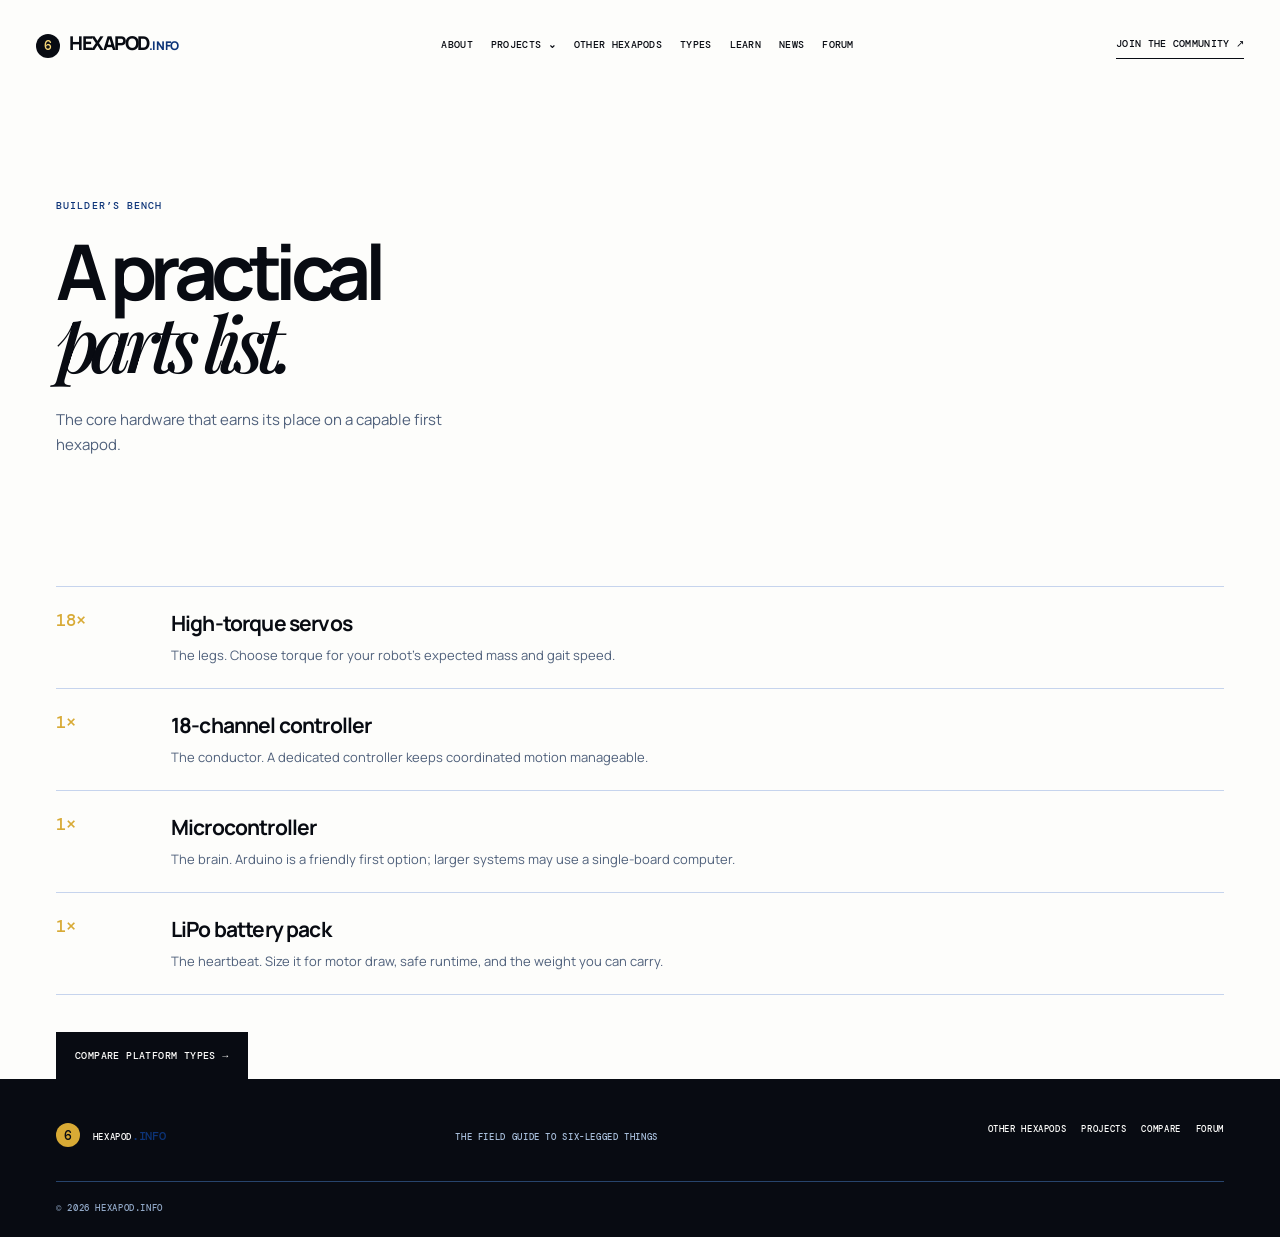
<file: parts.html>
<!doctype html><html lang="en"><head><meta charset="utf-8"><meta name="viewport" content="width=device-width,initial-scale=1"><title>Hexapod Parts List — Hexapod.info</title><link rel="preconnect" href="https://fonts.googleapis.com"><link rel="preconnect" href="https://fonts.gstatic.com" crossorigin><link href="https://fonts.googleapis.com/css2?family=DM+Mono:wght@400;500&family=Manrope:wght@400;500;600;700;800&family=Playfair+Display:ital,wght@0,500;1,500&display=swap" rel="stylesheet"><link rel="stylesheet" href="styles.css"></head><body><header class="site-header"><a class="brand" href="index.html"><span>6</span> HEXAPOD<span class="dot">.INFO</span></a><nav><a href="about.html">About</a><div class="dropdown"><button>Projects <b>⌄</b></button><div class="drop-content"><a href="project-scout.html">Scout walker</a><a href="project-horizon.html">Horizon research</a><a href="project-hexakit.html">HexaKit build</a></div></div><a href="other-hexapods.html">Other hexapods</a><a href="types.html">Types</a><a href="learn.html">Learn</a><a href="news.html">News</a><a href="forum.html">Forum</a></nav><a class="directory-shortcut" href="other-hexapods.html">Other hexapods</a><a class="contribute" href="forum.html">Join the community ↗</a></header><main class="wrap"><section class="page-hero"><p class="kicker">BUILDER’S BENCH</p><h1>A practical<br><i>parts list.</i></h1><p class="lead">The core hardware that earns its place on a capable first hexapod.</p></section><section class="parts-list"><article><b>18×</b><div><h3>High-torque servos</h3><p>The legs. Choose torque for your robot’s expected mass and gait speed.</p></div></article><article><b>1×</b><div><h3>18-channel controller</h3><p>The conductor. A dedicated controller keeps coordinated motion manageable.</p></div></article><article><b>1×</b><div><h3>Microcontroller</h3><p>The brain. Arduino is a friendly first option; larger systems may use a single-board computer.</p></div></article><article><b>1×</b><div><h3>LiPo battery pack</h3><p>The heartbeat. Size it for motor draw, safe runtime, and the weight you can carry.</p></div></article></section><a class="button" href="compare.html">Compare platform types →</a></main><footer><div class="wrap foot"><a class="brand" href="index.html"><span>6</span> HEXAPOD<span class="dot">.INFO</span></a><p>THE FIELD GUIDE TO SIX-LEGGED THINGS</p><div><a href="other-hexapods.html">Other hexapods</a><a href="projects.html">Projects</a><a href="compare.html">Compare</a><a href="forum.html">Forum</a></div><small>© 2026 HEXAPOD.INFO</small></div></footer></body></html>
</file>
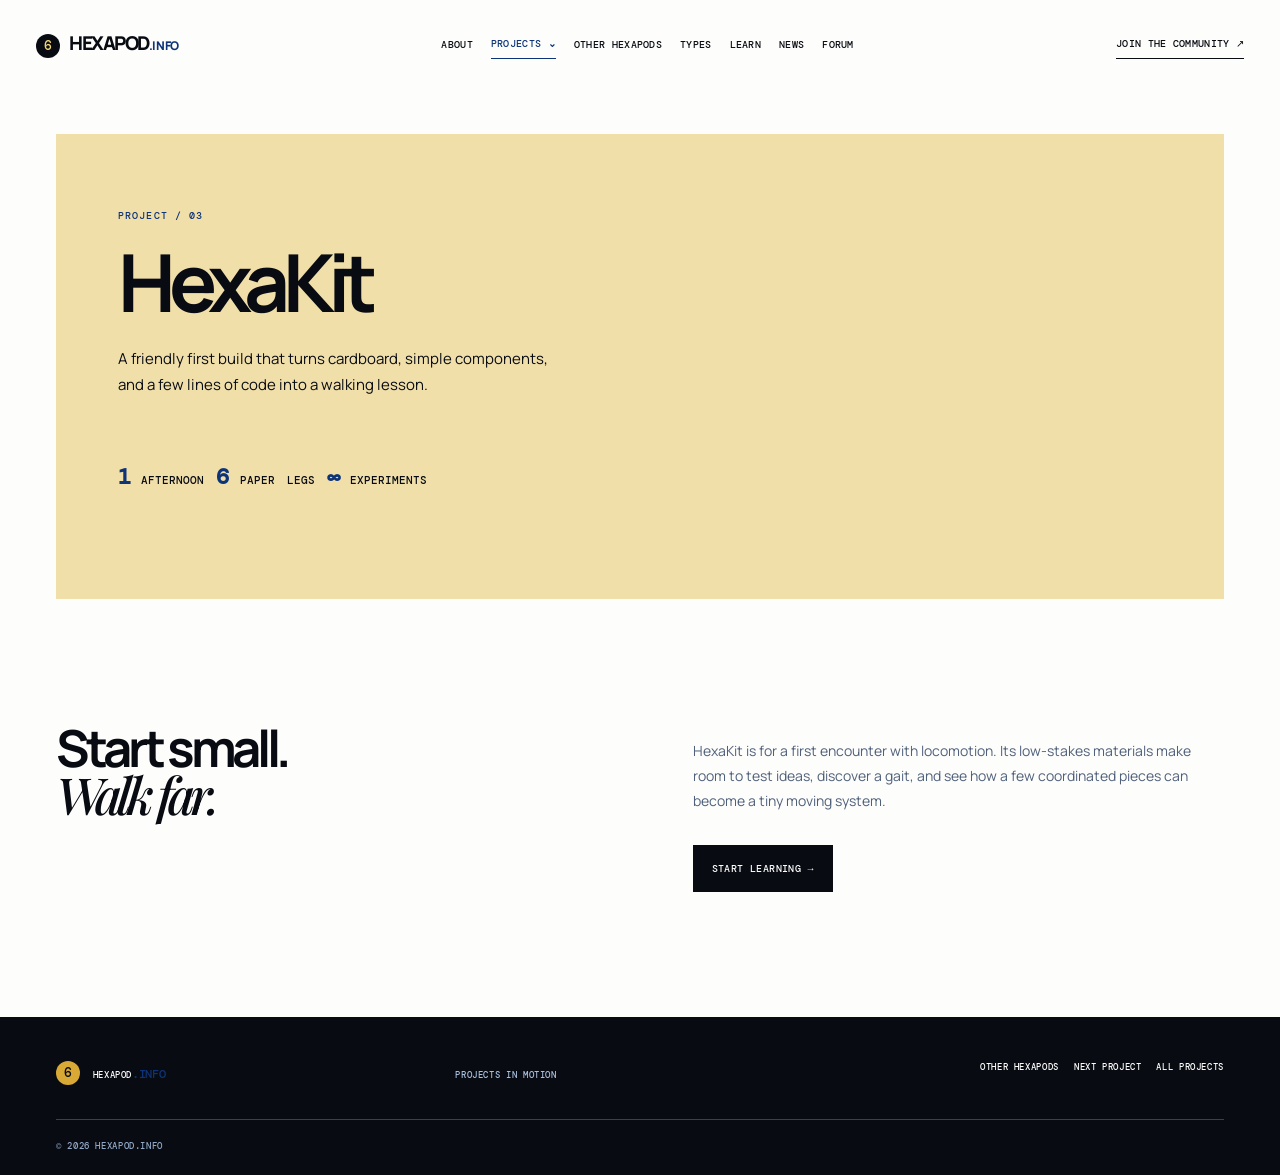
<file: project-hexakit.html>
<!doctype html><html lang="en"><head><meta charset="utf-8"><meta name="viewport" content="width=device-width,initial-scale=1"><title>HexaKit — Hexapod.info</title><link rel="preconnect" href="https://fonts.googleapis.com"><link rel="preconnect" href="https://fonts.gstatic.com" crossorigin><link href="https://fonts.googleapis.com/css2?family=DM+Mono:wght@400;500&family=Manrope:wght@400;500;600;700;800&family=Playfair+Display:ital,wght@0,500;1,500&display=swap" rel="stylesheet"><link rel="stylesheet" href="styles.css"></head><body><header class="site-header"><a class="brand" href="index.html"><span>6</span> HEXAPOD<span class="dot">.INFO</span></a><nav><a href="about.html">About</a><div class="dropdown"><button class="active">Projects <b>⌄</b></button><div class="drop-content"><a href="project-scout.html">Scout walker</a><a href="project-horizon.html">Horizon research</a><a href="project-hexakit.html">HexaKit build</a></div></div><a href="other-hexapods.html">Other hexapods</a><a href="types.html">Types</a><a href="learn.html">Learn</a><a href="news.html">News</a><a href="forum.html">Forum</a></nav><a class="directory-shortcut" href="other-hexapods.html">Other hexapods</a><a class="contribute" href="forum.html">Join the community ↗</a></header><main class="wrap"><section class="detail-hero kit"><p class="kicker">PROJECT / 03</p><h1>HexaKit</h1><p class="lead">A friendly first build that turns cardboard, simple components, and a few lines of code into a walking lesson.</p><div class="stat-line"><b>1</b> afternoon <b>6</b> paper legs <b>∞</b> experiments</div></section><section class="reading"><h2>Start small.<br><i>Walk far.</i></h2><div><p>HexaKit is for a first encounter with locomotion. Its low-stakes materials make room to test ideas, discover a gait, and see how a few coordinated pieces can become a tiny moving system.</p><a class="button" href="learn.html">Start learning →</a></div></section></main><footer><div class="wrap foot"><a class="brand" href="index.html"><span>6</span> HEXAPOD<span class="dot">.INFO</span></a><p>PROJECTS IN MOTION</p><div><a href="other-hexapods.html">Other hexapods</a><a href="project-scout.html">Next project</a><a href="projects.html">All projects</a></div><small>© 2026 HEXAPOD.INFO</small></div></footer></body></html>
</file>
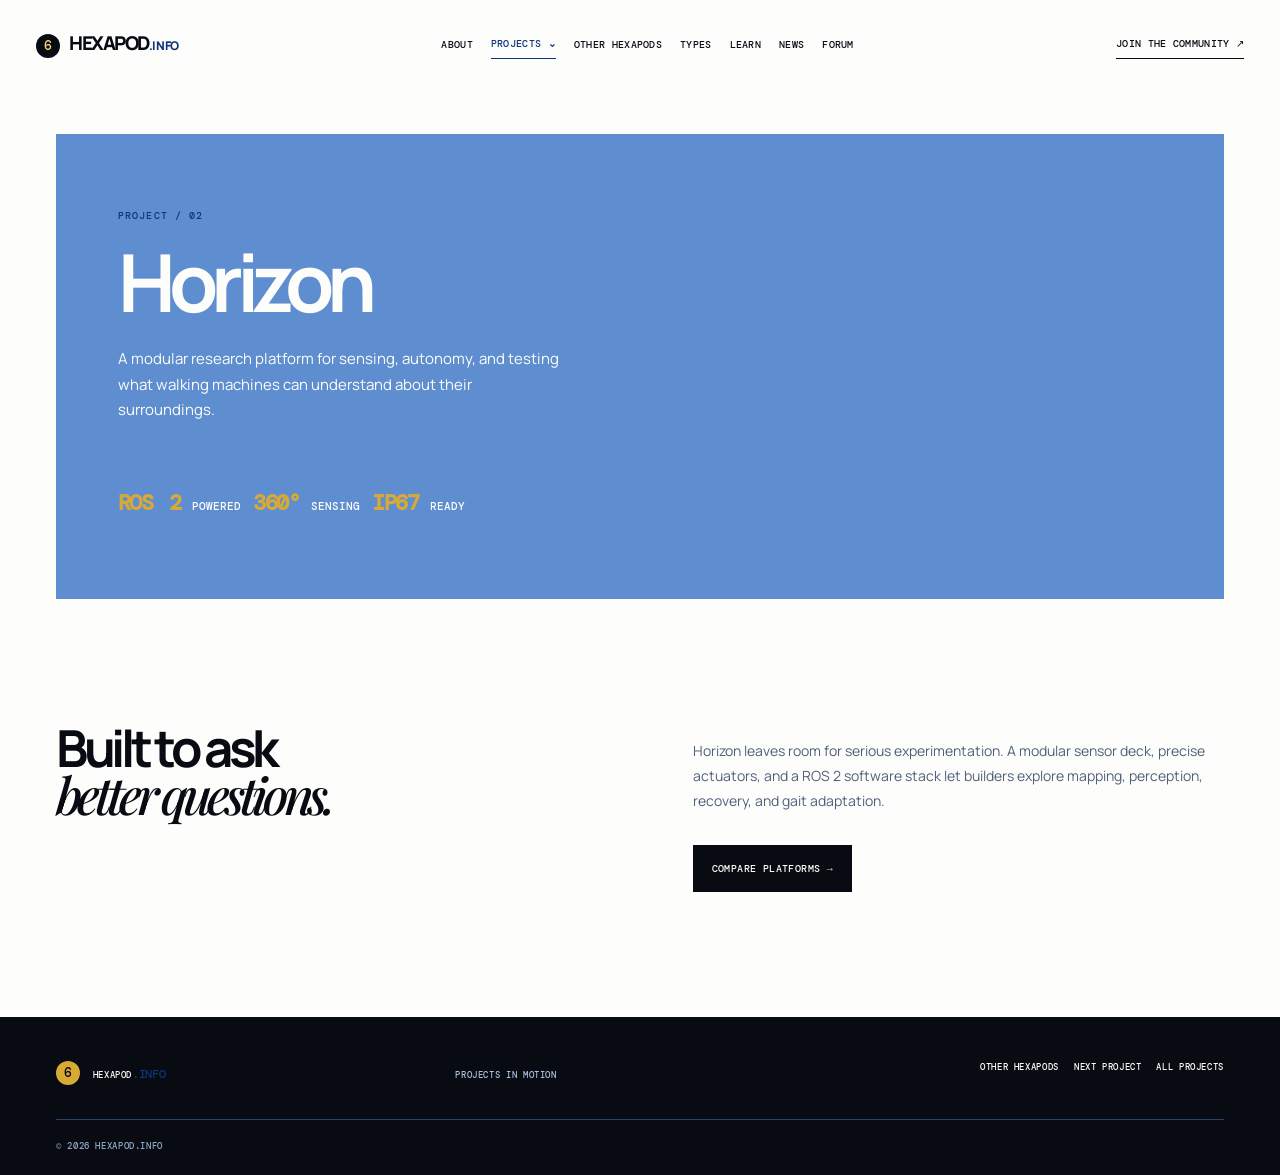
<file: project-horizon.html>
<!doctype html><html lang="en"><head><meta charset="utf-8"><meta name="viewport" content="width=device-width,initial-scale=1"><title>Horizon Research Platform — Hexapod.info</title><link rel="preconnect" href="https://fonts.googleapis.com"><link rel="preconnect" href="https://fonts.gstatic.com" crossorigin><link href="https://fonts.googleapis.com/css2?family=DM+Mono:wght@400;500&family=Manrope:wght@400;500;600;700;800&family=Playfair+Display:ital,wght@0,500;1,500&display=swap" rel="stylesheet"><link rel="stylesheet" href="styles.css"></head><body><header class="site-header"><a class="brand" href="index.html"><span>6</span> HEXAPOD<span class="dot">.INFO</span></a><nav><a href="about.html">About</a><div class="dropdown"><button class="active">Projects <b>⌄</b></button><div class="drop-content"><a href="project-scout.html">Scout walker</a><a href="project-horizon.html">Horizon research</a><a href="project-hexakit.html">HexaKit build</a></div></div><a href="other-hexapods.html">Other hexapods</a><a href="types.html">Types</a><a href="learn.html">Learn</a><a href="news.html">News</a><a href="forum.html">Forum</a></nav><a class="directory-shortcut" href="other-hexapods.html">Other hexapods</a><a class="contribute" href="forum.html">Join the community ↗</a></header><main class="wrap"><section class="detail-hero horizon"><p class="kicker">PROJECT / 02</p><h1>Horizon</h1><p class="lead">A modular research platform for sensing, autonomy, and testing what walking machines can understand about their surroundings.</p><div class="stat-line"><b>ROS 2</b> powered <b>360°</b> sensing <b>IP67</b> ready</div></section><section class="reading"><h2>Built to ask<br><i>better questions.</i></h2><div><p>Horizon leaves room for serious experimentation. A modular sensor deck, precise actuators, and a ROS 2 software stack let builders explore mapping, perception, recovery, and gait adaptation.</p><a class="button" href="compare.html">Compare platforms →</a></div></section></main><footer><div class="wrap foot"><a class="brand" href="index.html"><span>6</span> HEXAPOD<span class="dot">.INFO</span></a><p>PROJECTS IN MOTION</p><div><a href="other-hexapods.html">Other hexapods</a><a href="project-hexakit.html">Next project</a><a href="projects.html">All projects</a></div><small>© 2026 HEXAPOD.INFO</small></div></footer></body></html>
</file>
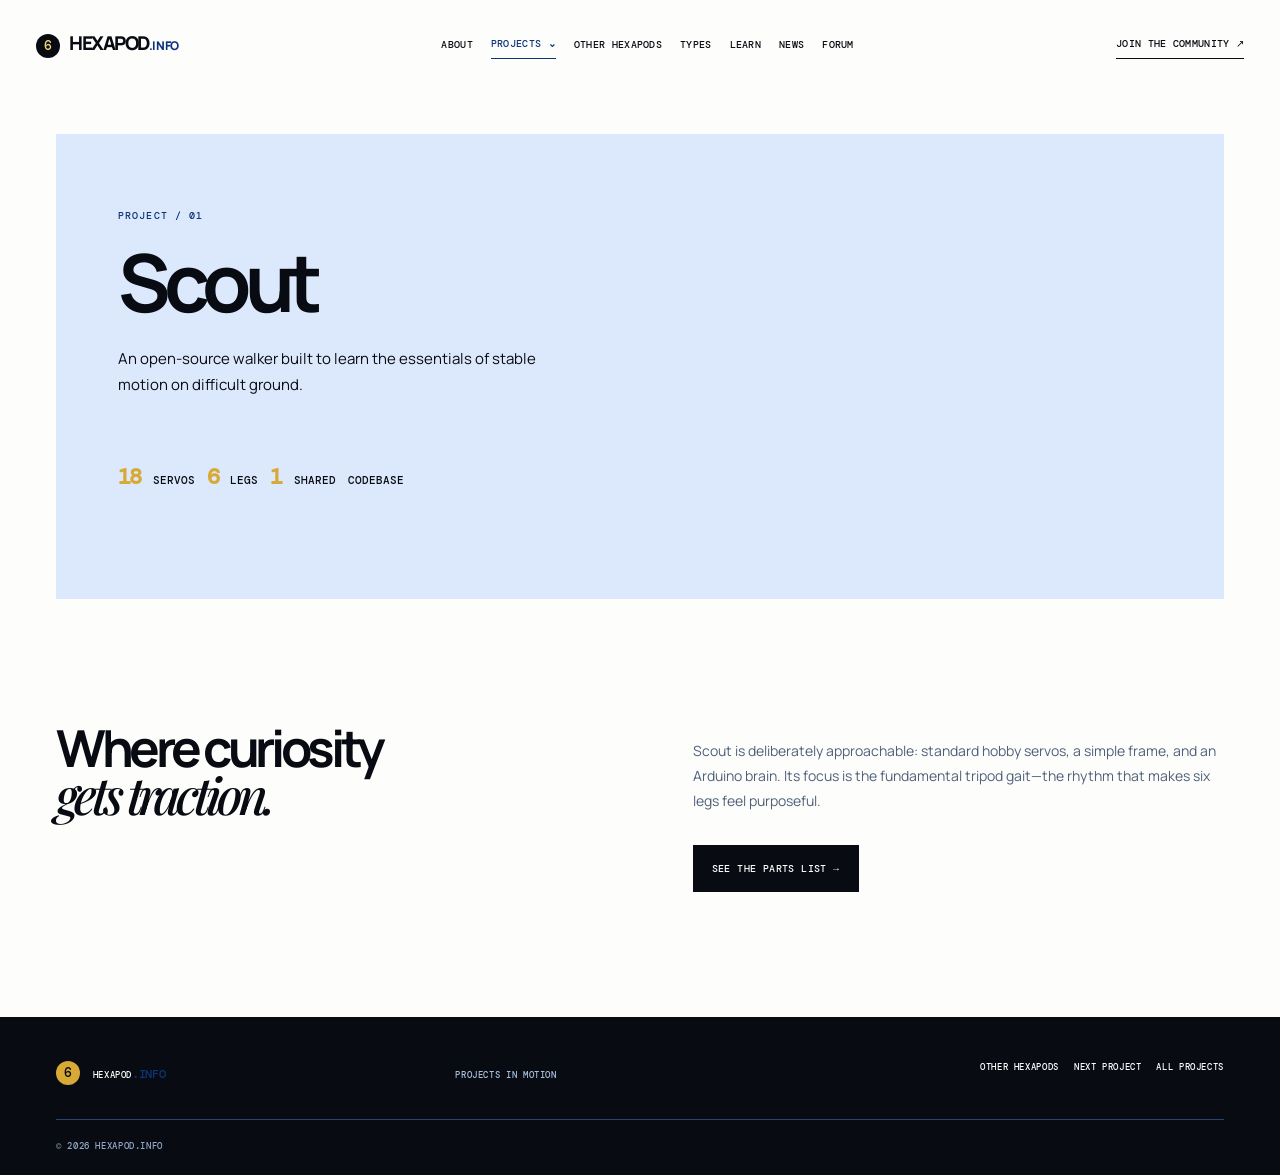
<file: project-scout.html>
<!doctype html><html lang="en"><head><meta charset="utf-8"><meta name="viewport" content="width=device-width,initial-scale=1"><title>Scout Walker — Hexapod.info</title><link rel="preconnect" href="https://fonts.googleapis.com"><link rel="preconnect" href="https://fonts.gstatic.com" crossorigin><link href="https://fonts.googleapis.com/css2?family=DM+Mono:wght@400;500&family=Manrope:wght@400;500;600;700;800&family=Playfair+Display:ital,wght@0,500;1,500&display=swap" rel="stylesheet"><link rel="stylesheet" href="styles.css"></head><body><header class="site-header"><a class="brand" href="index.html"><span>6</span> HEXAPOD<span class="dot">.INFO</span></a><nav><a href="about.html">About</a><div class="dropdown"><button class="active">Projects <b>⌄</b></button><div class="drop-content"><a href="project-scout.html">Scout walker</a><a href="project-horizon.html">Horizon research</a><a href="project-hexakit.html">HexaKit build</a></div></div><a href="other-hexapods.html">Other hexapods</a><a href="types.html">Types</a><a href="learn.html">Learn</a><a href="news.html">News</a><a href="forum.html">Forum</a></nav><a class="directory-shortcut" href="other-hexapods.html">Other hexapods</a><a class="contribute" href="forum.html">Join the community ↗</a></header><main class="wrap"><section class="detail-hero scout"><p class="kicker">PROJECT / 01</p><h1>Scout</h1><p class="lead">An open-source walker built to learn the essentials of stable motion on difficult ground.</p><div class="stat-line"><b>18</b> servos <b>6</b> legs <b>1</b> shared codebase</div></section><section class="reading"><h2>Where curiosity<br><i>gets traction.</i></h2><div><p>Scout is deliberately approachable: standard hobby servos, a simple frame, and an Arduino brain. Its focus is the fundamental tripod gait—the rhythm that makes six legs feel purposeful.</p><a class="button" href="parts.html">See the parts list →</a></div></section></main><footer><div class="wrap foot"><a class="brand" href="index.html"><span>6</span> HEXAPOD<span class="dot">.INFO</span></a><p>PROJECTS IN MOTION</p><div><a href="other-hexapods.html">Other hexapods</a><a href="project-horizon.html">Next project</a><a href="projects.html">All projects</a></div><small>© 2026 HEXAPOD.INFO</small></div></footer></body></html>
</file>
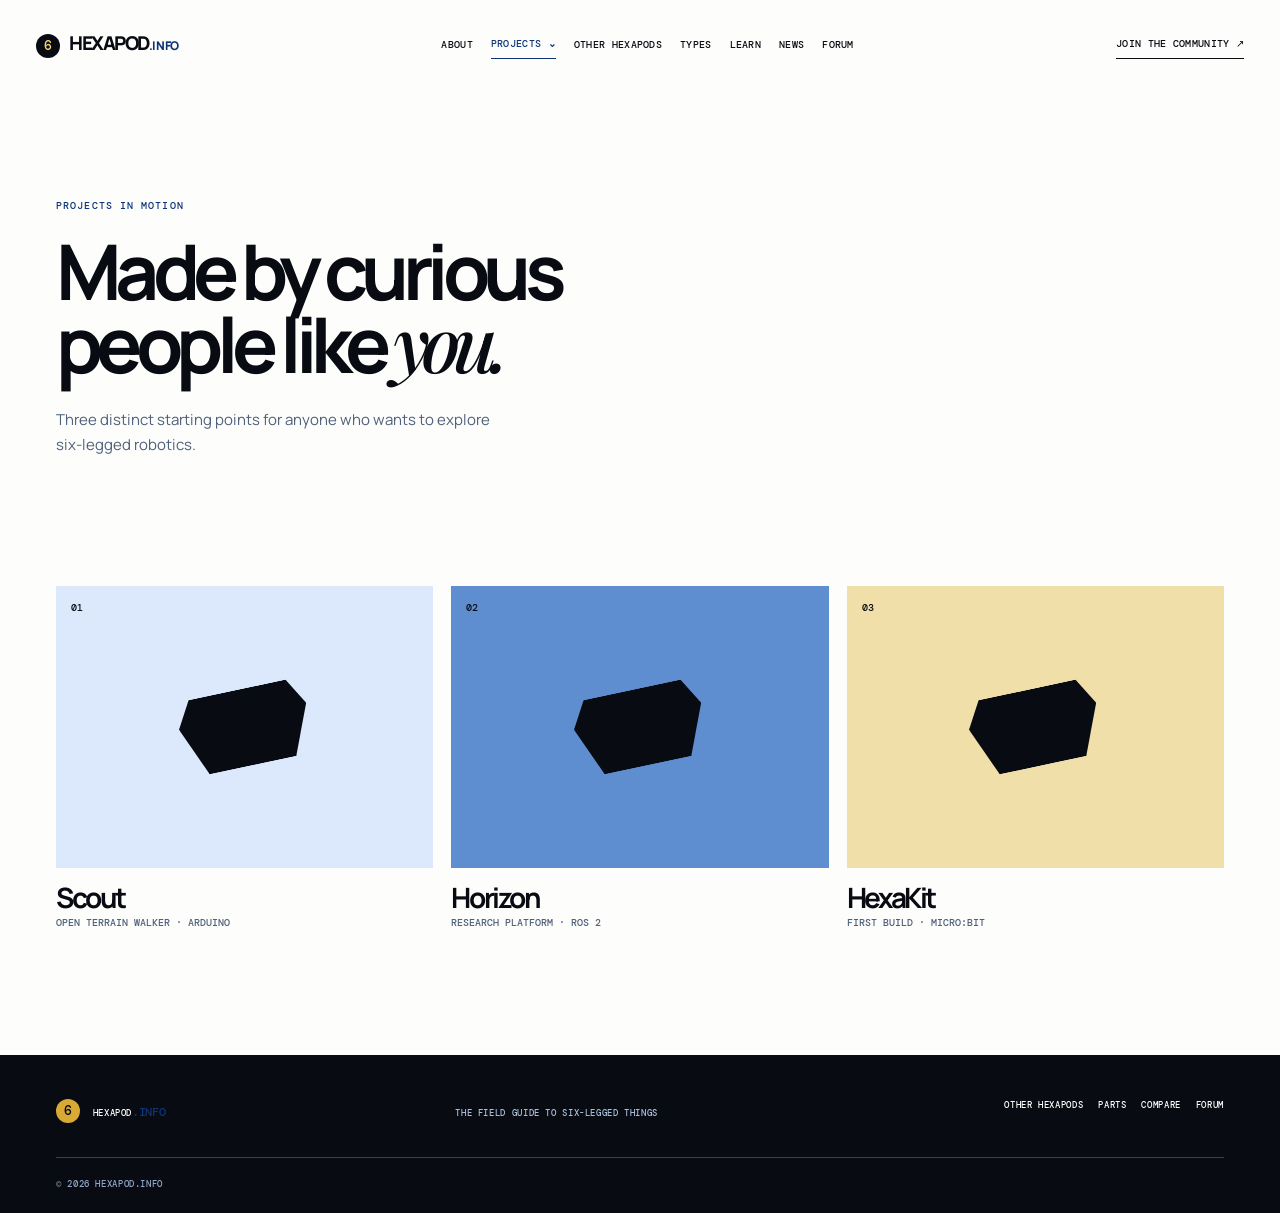
<file: projects.html>
<!doctype html><html lang="en"><head><meta charset="utf-8"><meta name="viewport" content="width=device-width,initial-scale=1"><title>Hexapod Projects — Hexapod.info</title><link rel="preconnect" href="https://fonts.googleapis.com"><link rel="preconnect" href="https://fonts.gstatic.com" crossorigin><link href="https://fonts.googleapis.com/css2?family=DM+Mono:wght@400;500&family=Manrope:wght@400;500;600;700;800&family=Playfair+Display:ital,wght@0,500;1,500&display=swap" rel="stylesheet"><link rel="stylesheet" href="styles.css"></head><body><header class="site-header"><a class="brand" href="index.html"><span>6</span> HEXAPOD<span class="dot">.INFO</span></a><nav><a href="about.html">About</a><div class="dropdown"><button class="active">Projects <b>⌄</b></button><div class="drop-content"><a href="project-scout.html">Scout walker</a><a href="project-horizon.html">Horizon research</a><a href="project-hexakit.html">HexaKit build</a></div></div><a href="other-hexapods.html">Other hexapods</a><a href="types.html">Types</a><a href="learn.html">Learn</a><a href="news.html">News</a><a href="forum.html">Forum</a></nav><a class="directory-shortcut" href="other-hexapods.html">Other hexapods</a><a class="contribute" href="forum.html">Join the community ↗</a></header><main class="wrap"><section class="page-hero"><p class="kicker">PROJECTS IN MOTION</p><h1>Made by curious<br>people like <i>you.</i></h1><p class="lead">Three distinct starting points for anyone who wants to explore six-legged robotics.</p></section><section class="project-list"><a href="project-scout.html"><div class="project-tile scout"><span>01</span><div class="mini-walker"></div></div><h2>Scout</h2><p>Open terrain walker · Arduino</p></a><a href="project-horizon.html"><div class="project-tile horizon"><span>02</span><div class="mini-walker"></div></div><h2>Horizon</h2><p>Research platform · ROS 2</p></a><a href="project-hexakit.html"><div class="project-tile kit"><span>03</span><div class="mini-walker"></div></div><h2>HexaKit</h2><p>First build · Micro:bit</p></a></section></main><footer><div class="wrap foot"><a class="brand" href="index.html"><span>6</span> HEXAPOD<span class="dot">.INFO</span></a><p>THE FIELD GUIDE TO SIX-LEGGED THINGS</p><div><a href="other-hexapods.html">Other hexapods</a><a href="parts.html">Parts</a><a href="compare.html">Compare</a><a href="forum.html">Forum</a></div><small>© 2026 HEXAPOD.INFO</small></div></footer></body></html>
</file>
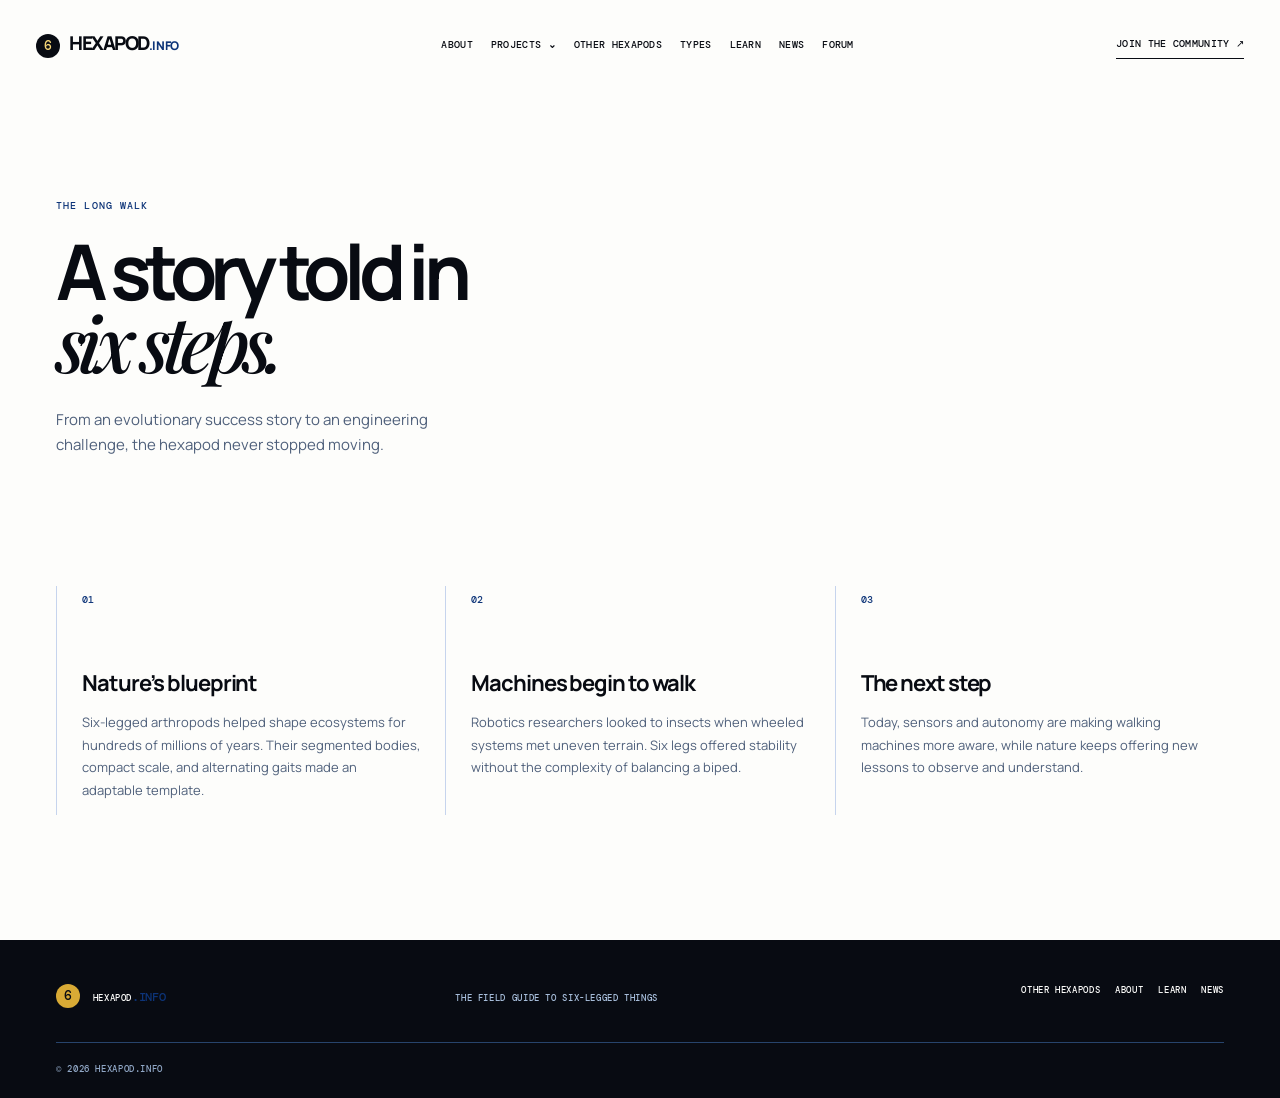
<file: story.html>
<!doctype html><html lang="en"><head><meta charset="utf-8"><meta name="viewport" content="width=device-width,initial-scale=1"><title>The Story of the Hexapod — Hexapod.info</title><link rel="preconnect" href="https://fonts.googleapis.com"><link rel="preconnect" href="https://fonts.gstatic.com" crossorigin><link href="https://fonts.googleapis.com/css2?family=DM+Mono:wght@400;500&family=Manrope:wght@400;500;600;700;800&family=Playfair+Display:ital,wght@0,500;1,500&display=swap" rel="stylesheet"><link rel="stylesheet" href="styles.css"></head><body><header class="site-header"><a class="brand" href="index.html"><span>6</span> HEXAPOD<span class="dot">.INFO</span></a><nav><a href="about.html">About</a><div class="dropdown"><button>Projects <b>⌄</b></button><div class="drop-content"><a href="project-scout.html">Scout walker</a><a href="project-horizon.html">Horizon research</a><a href="project-hexakit.html">HexaKit build</a></div></div><a href="other-hexapods.html">Other hexapods</a><a href="types.html">Types</a><a href="learn.html">Learn</a><a href="news.html">News</a><a href="forum.html">Forum</a></nav><a class="directory-shortcut" href="other-hexapods.html">Other hexapods</a><a class="contribute" href="forum.html">Join the community ↗</a></header><main class="wrap"><section class="page-hero"><p class="kicker">THE LONG WALK</p><h1>A story told in<br><i>six steps.</i></h1><p class="lead">From an evolutionary success story to an engineering challenge, the hexapod never stopped moving.</p></section><section class="timeline"><article><b>01</b><h3>Nature’s blueprint</h3><p>Six-legged arthropods helped shape ecosystems for hundreds of millions of years. Their segmented bodies, compact scale, and alternating gaits made an adaptable template.</p></article><article><b>02</b><h3>Machines begin to walk</h3><p>Robotics researchers looked to insects when wheeled systems met uneven terrain. Six legs offered stability without the complexity of balancing a biped.</p></article><article><b>03</b><h3>The next step</h3><p>Today, sensors and autonomy are making walking machines more aware, while nature keeps offering new lessons to observe and understand.</p></article></section></main><footer><div class="wrap foot"><a class="brand" href="index.html"><span>6</span> HEXAPOD<span class="dot">.INFO</span></a><p>THE FIELD GUIDE TO SIX-LEGGED THINGS</p><div><a href="other-hexapods.html">Other hexapods</a><a href="about.html">About</a><a href="learn.html">Learn</a><a href="news.html">News</a></div><small>© 2026 HEXAPOD.INFO</small></div></footer></body></html>
</file>
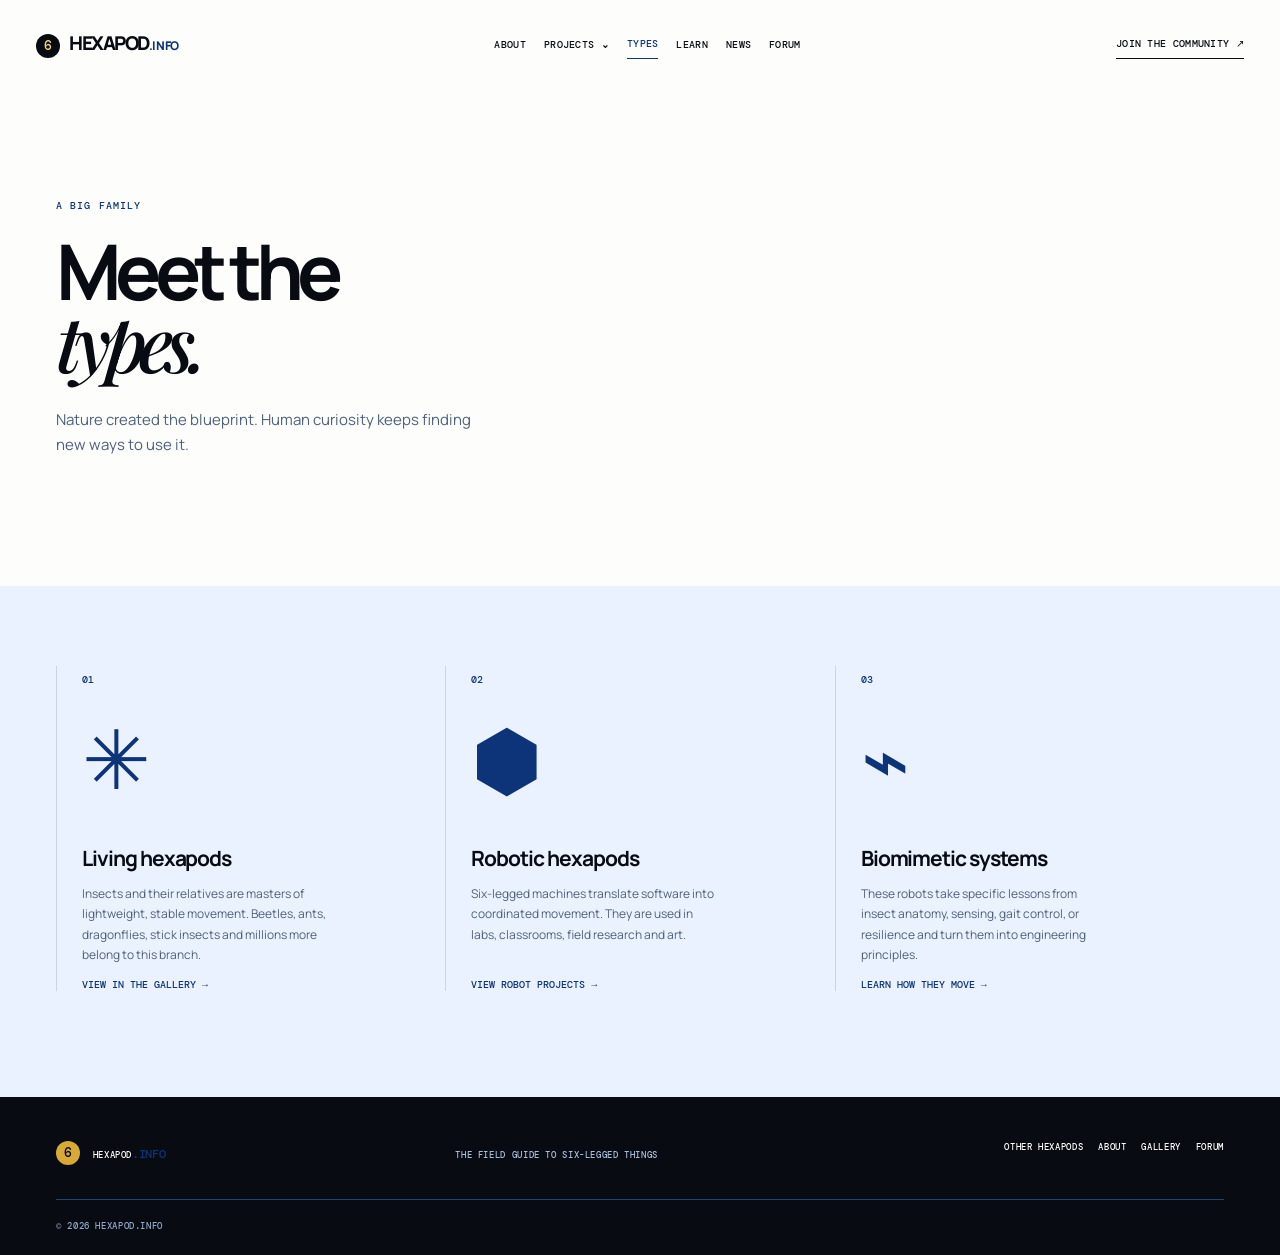
<file: types.html>
<!doctype html><html lang="en"><head><meta charset="utf-8"><meta name="viewport" content="width=device-width,initial-scale=1"><title>Hexapod Types — Hexapod.info</title><link rel="preconnect" href="https://fonts.googleapis.com"><link rel="preconnect" href="https://fonts.gstatic.com" crossorigin><link href="https://fonts.googleapis.com/css2?family=DM+Mono:wght@400;500&family=Manrope:wght@400;500;600;700;800&family=Playfair+Display:ital,wght@0,500;1,500&display=swap" rel="stylesheet"><link rel="stylesheet" href="styles.css"></head><body><header class="site-header"><a class="brand" href="index.html"><span>6</span> HEXAPOD<span class="dot">.INFO</span></a><nav><a href="about.html">About</a><div class="dropdown"><button>Projects <b>⌄</b></button><div class="drop-content"><a href="project-scout.html">Scout walker</a><a href="project-horizon.html">Horizon research</a><a href="project-hexakit.html">HexaKit build</a></div></div><a class="active" href="types.html">Types</a><a href="learn.html">Learn</a><a href="news.html">News</a><a href="forum.html">Forum</a></nav><a class="directory-shortcut" href="other-hexapods.html">Other hexapods</a><a class="contribute" href="forum.html">Join the community ↗</a></header><main><section class="wrap page-hero"><p class="kicker">A BIG FAMILY</p><h1>Meet the<br><i>types.</i></h1><p class="lead">Nature created the blueprint. Human curiosity keeps finding new ways to use it.</p></section><section class="types-page"><div class="wrap type-grid"><article><span>01</span><div class="icon">✳</div><h3>Living hexapods</h3><p>Insects and their relatives are masters of lightweight, stable movement. Beetles, ants, dragonflies, stick insects and millions more belong to this branch.</p><a href="gallery.html">View in the gallery →</a></article><article><span>02</span><div class="icon">⬢</div><h3>Robotic hexapods</h3><p>Six-legged machines translate software into coordinated movement. They are used in labs, classrooms, field research and art.</p><a href="projects.html">View robot projects →</a></article><article><span>03</span><div class="icon">⌁</div><h3>Biomimetic systems</h3><p>These robots take specific lessons from insect anatomy, sensing, gait control, or resilience and turn them into engineering principles.</p><a href="learn.html">Learn how they move →</a></article></div></section></main><footer><div class="wrap foot"><a class="brand" href="index.html"><span>6</span> HEXAPOD<span class="dot">.INFO</span></a><p>THE FIELD GUIDE TO SIX-LEGGED THINGS</p><div><a href="other-hexapods.html">Other hexapods</a><a href="about.html">About</a><a href="gallery.html">Gallery</a><a href="forum.html">Forum</a></div><small>© 2026 HEXAPOD.INFO</small></div></footer></body></html>
</file>
<file: styles.css>
:root{--black:#080b12;--blue:#0d3478;--blue-mid:#174f9d;--blue-pale:#eaf2ff;--gold:#d8aa35;--gold-light:#f6d778;--white:#fdfdfb;--line:#c6d4ed;--muted:#4f607b;--mono:'DM Mono',monospace}*{box-sizing:border-box}html{scroll-behavior:smooth}body{margin:0;background:var(--white);color:var(--black);font-family:Manrope,Arial,sans-serif}.wrap{max-width:1240px;margin:auto;padding-left:36px;padding-right:36px}.site-header{height:88px;max-width:1320px;margin:auto;display:flex;align-items:center;justify-content:space-between;padding:0 36px;background:var(--white)}.brand{color:var(--black);text-decoration:none;font-weight:800;letter-spacing:-.08em;font-size:19px;white-space:nowrap}.brand>span:first-child{display:inline-grid;place-items:center;margin-right:7px;border-radius:50%;background:var(--black);color:var(--gold-light);font:500 13px var(--mono);letter-spacing:0;width:24px;height:24px}.brand .dot{color:var(--blue);font-size:12px;letter-spacing:-.03em}nav{display:flex;gap:27px;align-items:center}nav a,nav button,.contribute{font:500 10px var(--mono);text-transform:uppercase;letter-spacing:.03em;color:var(--black);text-decoration:none;background:none;border:0;padding:8px 0}.active{border-bottom:1px solid var(--blue)!important;color:var(--blue)!important}.contribute{border-bottom:1px solid var(--black)}.dropdown{position:relative}.drop-content{display:none;position:absolute;z-index:10;top:28px;left:-16px;width:190px;padding:12px 16px;background:var(--black);box-shadow:0 12px 24px #080b1230}.drop-content a{display:block;color:var(--white);padding:10px 0}.drop-content a:hover{color:var(--gold-light)}.dropdown:hover .drop-content,.dropdown:focus-within .drop-content{display:block}.kicker{font:500 10px var(--mono);letter-spacing:.11em;margin:0 0 23px;color:var(--blue)}h1,h2{font-size:clamp(50px,6vw,86px);line-height:.93;letter-spacing:-.085em;margin:0;font-weight:700}h1 i,h2 i{font-family:'Playfair Display',serif;font-weight:500;letter-spacing:-.1em}.button{display:inline-flex;gap:28px;align-items:center;background:var(--black);color:var(--white);padding:17px 19px;font:500 10px var(--mono);letter-spacing:.04em;text-transform:uppercase;text-decoration:none}.button span{color:var(--gold-light);font-size:18px}.button.outline{color:var(--black);background:none;border:1px solid var(--black)}.home-hero{min-height:635px;position:relative;overflow:hidden;background:var(--blue);display:grid;grid-template-columns:50% 50%;padding:0 max(6vw,40px);color:var(--white)}.home-hero:after{content:'';position:absolute;inset:0;opacity:.22;pointer-events:none;background-image:linear-gradient(#a8c8ff 1px,transparent 1px),linear-gradient(90deg,#a8c8ff 1px,transparent 1px);background-size:54px 54px}.hero-copy{align-self:center;position:relative;z-index:2;padding-bottom:25px}.hero-copy .kicker{color:var(--gold-light)}.hero-copy>p:not(.kicker),.lead{max-width:445px;line-height:1.7;font-size:15px;color:var(--muted);margin:27px 0 30px}.hero-copy>p:not(.kicker){color:#dbe8ff}.hero-copy .button{background:var(--gold);color:var(--black)}.hero-copy .button span{color:var(--blue)}.hero-art{position:relative;z-index:1;align-self:center;width:280px;height:310px;margin-left:80px;filter:drop-shadow(0 24px 15px #02071288)}.sun{position:absolute;width:130px;height:130px;border-radius:50%;background:var(--gold);top:5px;right:10px}.hex-body{z-index:3;position:absolute;top:115px;left:62px;width:164px;height:114px;display:grid;place-items:center;background:linear-gradient(145deg,#1c63bf,#07142b 70%);clip-path:polygon(19% 0,81% 0,100% 31%,85% 100%,15% 100%,0 31%);color:var(--gold-light);font:600 47px var(--mono);border:1px solid #70a2ef}.eye{z-index:4;position:absolute;top:143px;right:69px;width:17px;height:17px;border-radius:50%;background:var(--gold-light);box-shadow:0 0 16px var(--gold)}.leg{z-index:2;position:absolute;width:99px;height:72px;border-bottom:12px solid #07152d;border-left:10px solid #07152d;border-radius:0 0 0 43px}.leg:after{content:'';position:absolute;width:38px;height:7px;left:-22px;bottom:-9px;background:#020712}.leg.a{top:135px;left:28px;transform:rotate(24deg)}.leg.b{top:172px;left:18px;transform:rotate(58deg)}.leg.c{top:205px;left:40px;transform:rotate(90deg)}.leg.d{top:135px;right:19px;transform:scaleX(-1) rotate(24deg)}.leg.e{top:172px;right:8px;transform:scaleX(-1) rotate(58deg)}.leg.f{top:205px;right:31px;transform:scaleX(-1) rotate(90deg)}.hero-art small{position:absolute;bottom:0;left:75px;font:500 10px var(--mono);letter-spacing:.1em;color:var(--gold-light)}.marquee{overflow:hidden;background:var(--black);color:var(--gold-light);white-space:nowrap;padding:17px 0;font:500 11px var(--mono);letter-spacing:.15em}.page-intro{padding-top:122px;padding-bottom:120px}.page-intro h2{font-size:62px}.feature-grid,.type-grid,.project-list,.guide-grid{display:grid;grid-template-columns:repeat(3,1fr);margin-top:53px}.feature-grid a,.type-grid article,.guide-grid a{color:var(--black);text-decoration:none;min-height:270px;border-left:1px solid var(--line);padding:0 25px;position:relative}.feature-grid b,.type-grid span,.guide-grid b{font:500 10px var(--mono);color:var(--blue)}.feature-grid h3,.type-grid h3,.guide-grid h3{font-size:21px;letter-spacing:-.05em;margin:54px 0 10px}.feature-grid p,.type-grid p,.guide-grid p{font-size:12px;line-height:1.7;color:var(--muted);max-width:245px}.feature-grid span,.guide-grid span{position:absolute;bottom:0;font:500 10px var(--mono);text-transform:uppercase;color:var(--blue)}.page-hero{padding-top:111px;padding-bottom:98px}.page-hero h1{max-width:780px}.types-page,.learn-page{background:var(--blue-pale);padding:80px 0 106px}.type-grid{margin-top:0}.type-grid article{min-height:325px}.type-grid .icon{height:102px;font:82px 'Playfair Display';color:var(--blue);padding-top:12px}.type-grid a{position:absolute;bottom:0;font:500 10px var(--mono);color:var(--blue);text-decoration:none;text-transform:uppercase}.project-list{gap:18px;margin-top:0;margin-bottom:120px}.project-list>a{color:var(--black);text-decoration:none}.project-tile{height:282px;overflow:hidden;position:relative;margin-bottom:16px}.project-tile span{position:absolute;top:15px;left:15px;font:500 10px var(--mono)}.scout{background:#dce9fc}.horizon{background:#5e8ed0}.kit{background:#f1dfaa}.mini-walker{position:absolute;width:130px;height:77px;top:103px;left:calc(50% - 65px);background:var(--black);clip-path:polygon(12% 0,88% 0,100% 35%,84% 100%,16% 100%,0 35%);transform:rotate(-12deg);box-shadow:0 30px 18px #07265d80}.mini-walker:after,.mini-walker:before{content:'';position:absolute;width:155px;height:69px;border-bottom:8px solid var(--black);border-radius:50%;bottom:-33px}.mini-walker:before{left:-43px;transform:rotate(18deg)}.mini-walker:after{right:-43px;transform:rotate(-18deg)}.project-list h2{font-size:28px}.project-list p{font:500 10px var(--mono);text-transform:uppercase;color:var(--muted);margin:6px 0}.detail-hero{margin-top:46px;padding:75px 62px;background:#dce9fc;min-height:465px}.detail-hero.horizon{background:#5e8ed0;color:var(--white)}.detail-hero.kit{background:#f1dfaa}.detail-hero h1{font-size:80px}.detail-hero .lead{color:inherit}.stat-line{margin-top:65px;font:500 11px var(--mono);text-transform:uppercase;word-spacing:5px}.stat-line b{font-size:22px;letter-spacing:-.07em;color:var(--gold)}.detail-hero.kit .stat-line b{color:var(--blue)}.reading{display:grid;grid-template-columns:1fr 1fr;gap:105px;padding:125px 0}.reading h2{font-size:51px}.reading p{font-size:14px;line-height:1.8;color:var(--muted)}.reading .button{margin-top:17px}.gallery-grid{height:560px;display:grid;grid-template-columns:1.35fr .85fr 1fr;grid-template-rows:1fr 1fr;gap:12px;margin-bottom:125px}.gallery-grid>div{position:relative;overflow:hidden;background:var(--blue)}.gallery-grid span{position:absolute;left:15px;bottom:13px;color:var(--white);font:500 10px/1.4 var(--mono);letter-spacing:.08em}.gallery-grid small{color:var(--gold-light)}.g1{grid-row:1/3;background:radial-gradient(circle at 62% 33%,var(--gold-light) 0 7%,transparent 7.5%),radial-gradient(ellipse at 50% 65%,#183e82 0 12%,transparent 13%),linear-gradient(140deg,#2d6ab8,#071631)!important}.g2{background:linear-gradient(155deg,#8fb7ed,#123b7a)!important}.g3{background:radial-gradient(circle at 48% 43%,var(--gold) 0 8%,transparent 8.5%),linear-gradient(130deg,#153e80,#07142b)!important}.g4{background:linear-gradient(140deg,#e1bd59,#295aa1)!important}.timeline{padding-bottom:125px;display:grid;grid-template-columns:repeat(3,1fr)}.timeline article{border-left:1px solid var(--line);padding:0 25px}.timeline b{font:500 10px var(--mono);color:var(--blue)}.timeline h3{font-size:22px;margin:60px 0 10px;letter-spacing:-.05em}.timeline p{font-size:13px;line-height:1.75;color:var(--muted)}.guide-grid{grid-template-columns:1fr 1fr;margin-top:0}.guide-grid a{min-height:265px;border-top:1px solid var(--line);padding-top:20px}.guide-grid h3{margin-top:45px}.news-list{padding-bottom:120px}.news-list article{border-top:1px solid var(--line);padding:31px 0;display:grid;grid-template-columns:180px 1fr 260px;gap:25px;align-items:start}.news-list article>p:first-child,.topics p{font:500 10px var(--mono);letter-spacing:.08em;color:var(--blue);margin:5px 0}.news-list h2{font-size:27px;line-height:1.15}.news-list article>p:not(:first-child){font-size:12px;line-height:1.7;color:var(--muted);margin:0}.news-list a{font:500 10px var(--mono);color:var(--blue);text-decoration:none;text-transform:uppercase}.topics{padding-bottom:45px}.topics article{display:flex;align-items:center;gap:22px;border-top:1px solid var(--line);padding:25px 0}.topics article:last-child{border-bottom:1px solid var(--line)}.topics b{font:500 10px var(--mono);color:var(--gold)}.topics div{flex:1}.topics h3{font-size:17px;letter-spacing:-.04em;margin:0}.topics small{font:400 10px var(--mono);color:var(--muted)}.topics>article>span{font-size:19px;color:var(--blue)}.notice{border:1px solid var(--line);padding:22px;font-size:12px;line-height:1.6;color:var(--muted);margin:0 0 120px;background:var(--blue-pale)}.parts-list{margin-bottom:37px}.parts-list article{display:grid;grid-template-columns:115px 1fr;border-top:1px solid var(--line);padding:22px 0}.parts-list article:last-child{border-bottom:1px solid var(--line)}.parts-list b{font:500 17px var(--mono);color:var(--gold)}.parts-list h3{font-size:21px;margin:0;letter-spacing:-.04em}.parts-list p{font-size:13px;line-height:1.7;color:var(--muted);margin:7px 0 0}.comparison{background:var(--blue);max-width:800px;padding:50px;margin-bottom:125px;color:var(--white)}.comparison label{display:block;font:500 10px var(--mono);text-transform:uppercase;letter-spacing:.08em;color:var(--gold-light)}.comparison select{display:block;width:100%;margin-top:10px;background:transparent;border:0;border-bottom:1px solid var(--gold-light);padding:12px 0;font:600 16px Manrope;color:var(--white)}.comparison option{color:var(--black)}.result{padding:27px;margin-top:43px;background:var(--white);color:var(--black)}.result h2{font-size:36px;margin-bottom:12px}.result p:last-child{font-size:13px;line-height:1.7;color:var(--muted)}footer{background:var(--black);color:var(--white);padding:44px 0 23px}.foot{display:grid;grid-template-columns:1fr 1fr 1fr;gap:30px}.foot .brand{color:var(--white)}.foot .brand>span:first-child{background:var(--gold);color:var(--black)}.foot>p,.foot a,.foot small{font:500 9px var(--mono);letter-spacing:.07em;text-transform:uppercase}.foot>p{margin:8px 0;color:#a8bfdc}.foot>div{display:flex;gap:15px;justify-content:flex-end}.foot a{color:var(--white);text-decoration:none}.foot a:hover{color:var(--gold-light)}.foot small{grid-column:1/-1;border-top:1px solid #27446c;padding-top:20px;color:#91a8c7}@media(max-width:850px){.wrap{padding-left:22px;padding-right:22px}.site-header{padding:0 22px;height:72px}.site-header nav,.contribute{display:none}.home-hero{display:block;min-height:685px;padding:100px 22px 0}.hero-art{margin:41px auto 0;width:250px;height:280px}.hero-copy h1,.page-hero h1{font-size:58px}.page-intro,.page-hero{padding-top:78px;padding-bottom:70px}.page-intro h2{font-size:48px}.feature-grid,.type-grid,.project-list,.timeline{grid-template-columns:1fr}.feature-grid a,.type-grid article,.timeline article{border-left:0;border-top:1px solid var(--line);padding:21px 0;min-height:210px}.feature-grid h3,.type-grid h3{margin-top:30px}.types-page,.learn-page{padding:50px 0}.project-list{gap:42px;margin-bottom:82px}.detail-hero{margin:0 -22px;padding:62px 22px;min-height:410px}.detail-hero h1{font-size:60px}.reading{grid-template-columns:1fr;gap:37px;padding:82px 0}.reading h2{font-size:45px}.gallery-grid{height:620px;grid-template-columns:1fr 1fr;grid-template-rows:1fr 1fr 1fr;margin-bottom:80px}.g1{grid-row:1/3}.g4{grid-column:1/3}.guide-grid{grid-template-columns:1fr}.guide-grid a{border-left:0}.news-list article{grid-template-columns:1fr;gap:12px}.parts-list article{grid-template-columns:72px 1fr}.comparison{margin-bottom:82px;padding:28px}.foot{grid-template-columns:1fr;gap:15px}.foot>div{justify-content:flex-start;flex-wrap:wrap}}


/* Other Hexapods directory */
.directory-shortcut{display:none}.site-header nav{gap:18px}.foot>div{flex-wrap:wrap}
.directory-skip{position:absolute;left:24px;top:-80px;z-index:100;background:var(--black);color:var(--white);padding:14px 20px;font-size:16px}.directory-skip:focus{top:12px}.directory-page :focus-visible{outline:3px solid var(--gold);outline-offset:5px}
.directory-intro{padding:64px 0 34px;border-bottom:1px solid var(--line)}.directory-intro .kicker{font-size:.875rem;margin-bottom:18px}.directory-intro h1{font-size:clamp(3rem,5.4vw,4.5rem);line-height:1.08;letter-spacing:-.055em}.directory-intro h1 i{letter-spacing:-.065em}
.directory-lead{max-width:720px;font-size:1.0625rem;line-height:1.75;color:var(--muted);margin:22px 0}
.directory-jumps{display:flex;flex-wrap:wrap;gap:10px;margin:24px 0}.directory-jumps a{font:500 .875rem var(--mono);text-transform:none;letter-spacing:0;padding:12px 15px;background:var(--blue-pale);border:1px solid var(--line);color:var(--blue);text-decoration:none}.directory-jumps a:hover{background:var(--blue);color:var(--white);border-color:var(--blue)}
.directory-context{font-size:.875rem;color:var(--muted);line-height:1.6;margin:20px 0 0}.directory-section{padding:42px 0 12px;scroll-margin-top:24px}.directory-section-heading{display:flex;justify-content:space-between;align-items:baseline;gap:20px;margin-bottom:22px}.directory-section-heading h2{font-size:clamp(1.75rem,3vw,2.5rem);line-height:1.2;letter-spacing:-.04em}.directory-section-heading>span{font:400 .875rem var(--mono);color:var(--muted);white-space:nowrap}
.robot-grid{display:grid;grid-template-columns:repeat(2,minmax(0,1fr));gap:22px;align-items:start}.robot-card{min-width:0;border:1px solid var(--line);border-top:4px solid var(--blue);padding:26px;background:var(--white)}.robot-card-heading{display:flex;justify-content:space-between;align-items:center;gap:12px;margin-bottom:20px}.robot-number{font:500 1rem var(--mono);color:var(--blue)}.robot-category{font:400 .875rem var(--mono);color:var(--muted)}
.robot-card h3{font-size:1.625rem;line-height:1.25;letter-spacing:-.035em;margin:0 0 12px}.robot-creator{font-size:.9375rem;line-height:1.65;color:var(--blue);margin:0 0 22px}.robot-card dl{margin:0}.robot-card dt{font:500 .875rem var(--mono);color:var(--blue);margin-top:18px}.robot-card dd{font-size:1rem;line-height:1.7;color:var(--muted);margin:7px 0 0;overflow-wrap:anywhere}
.robot-links{display:flex;flex-wrap:wrap;align-items:center;gap:12px 18px;border-top:1px solid var(--line);margin-top:24px;padding-top:20px}.robot-links a{font-size:.9375rem;line-height:1.5;color:var(--blue);text-underline-offset:4px}.robot-links a:first-child{font-weight:700}.robot-links a:hover{color:var(--black)}
.robot-video{margin-top:22px;aspect-ratio:16/9;background:var(--blue-pale)}.robot-video iframe{border:0;width:100%;height:100%;display:block}.directory-note{max-width:850px;font-size:.9375rem;line-height:1.75;color:var(--muted);padding:32px 0 54px;margin:22px 0 0}
@media(max-width:1080px){.site-header nav,.site-header .contribute{display:none}.directory-shortcut{display:block;font-size:.875rem;line-height:1.4;color:var(--blue);text-decoration:none;margin-left:18px}}
@media(max-width:700px){.directory-intro{padding-top:38px}.directory-jumps{gap:8px}.directory-jumps a{padding:11px 12px}.robot-grid{grid-template-columns:1fr}.robot-card{padding:22px}.directory-section-heading{align-items:flex-start}.directory-section-heading h2{font-size:1.75rem}.directory-section-heading>span{padding-top:7px}.robot-card h3{font-size:1.5rem}}
@media(max-width:360px){.site-header{padding-left:16px;padding-right:16px}.directory-shortcut{font-size:.8125rem;margin-left:8px}}
</file>
